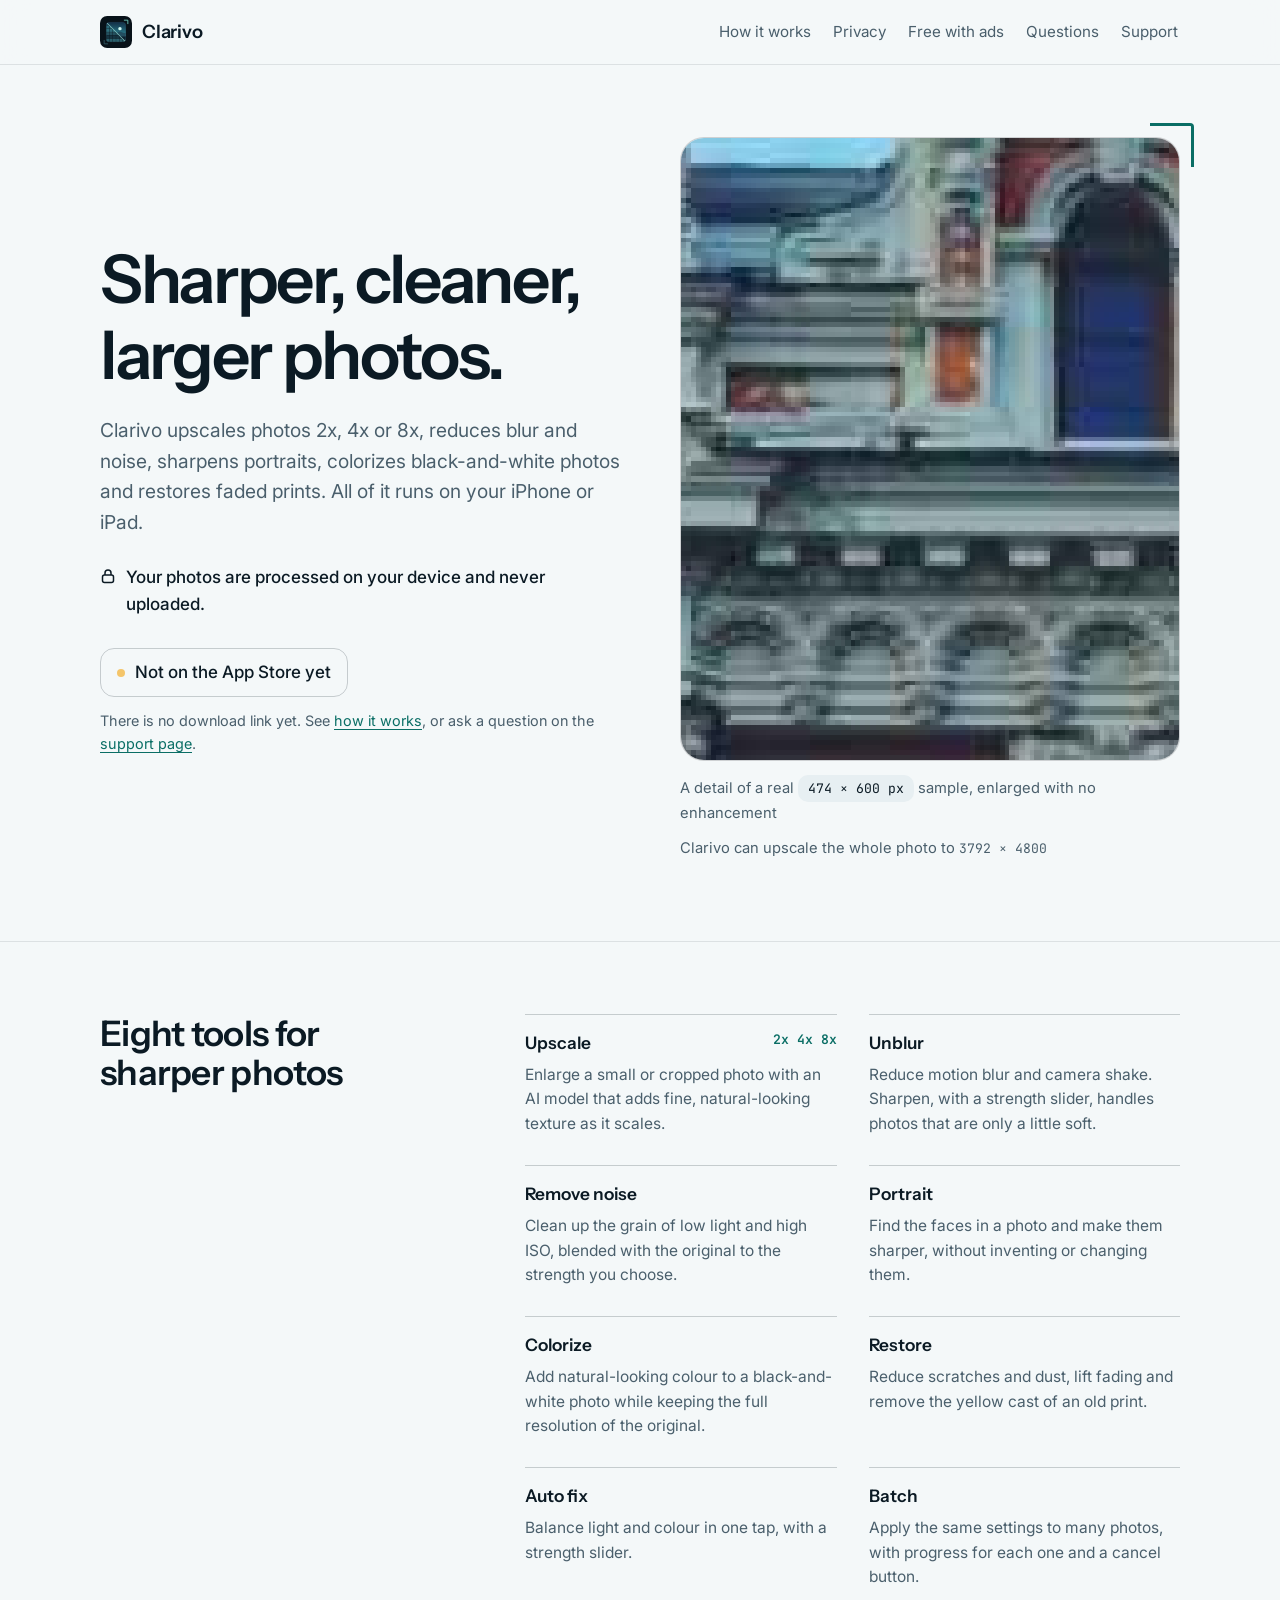
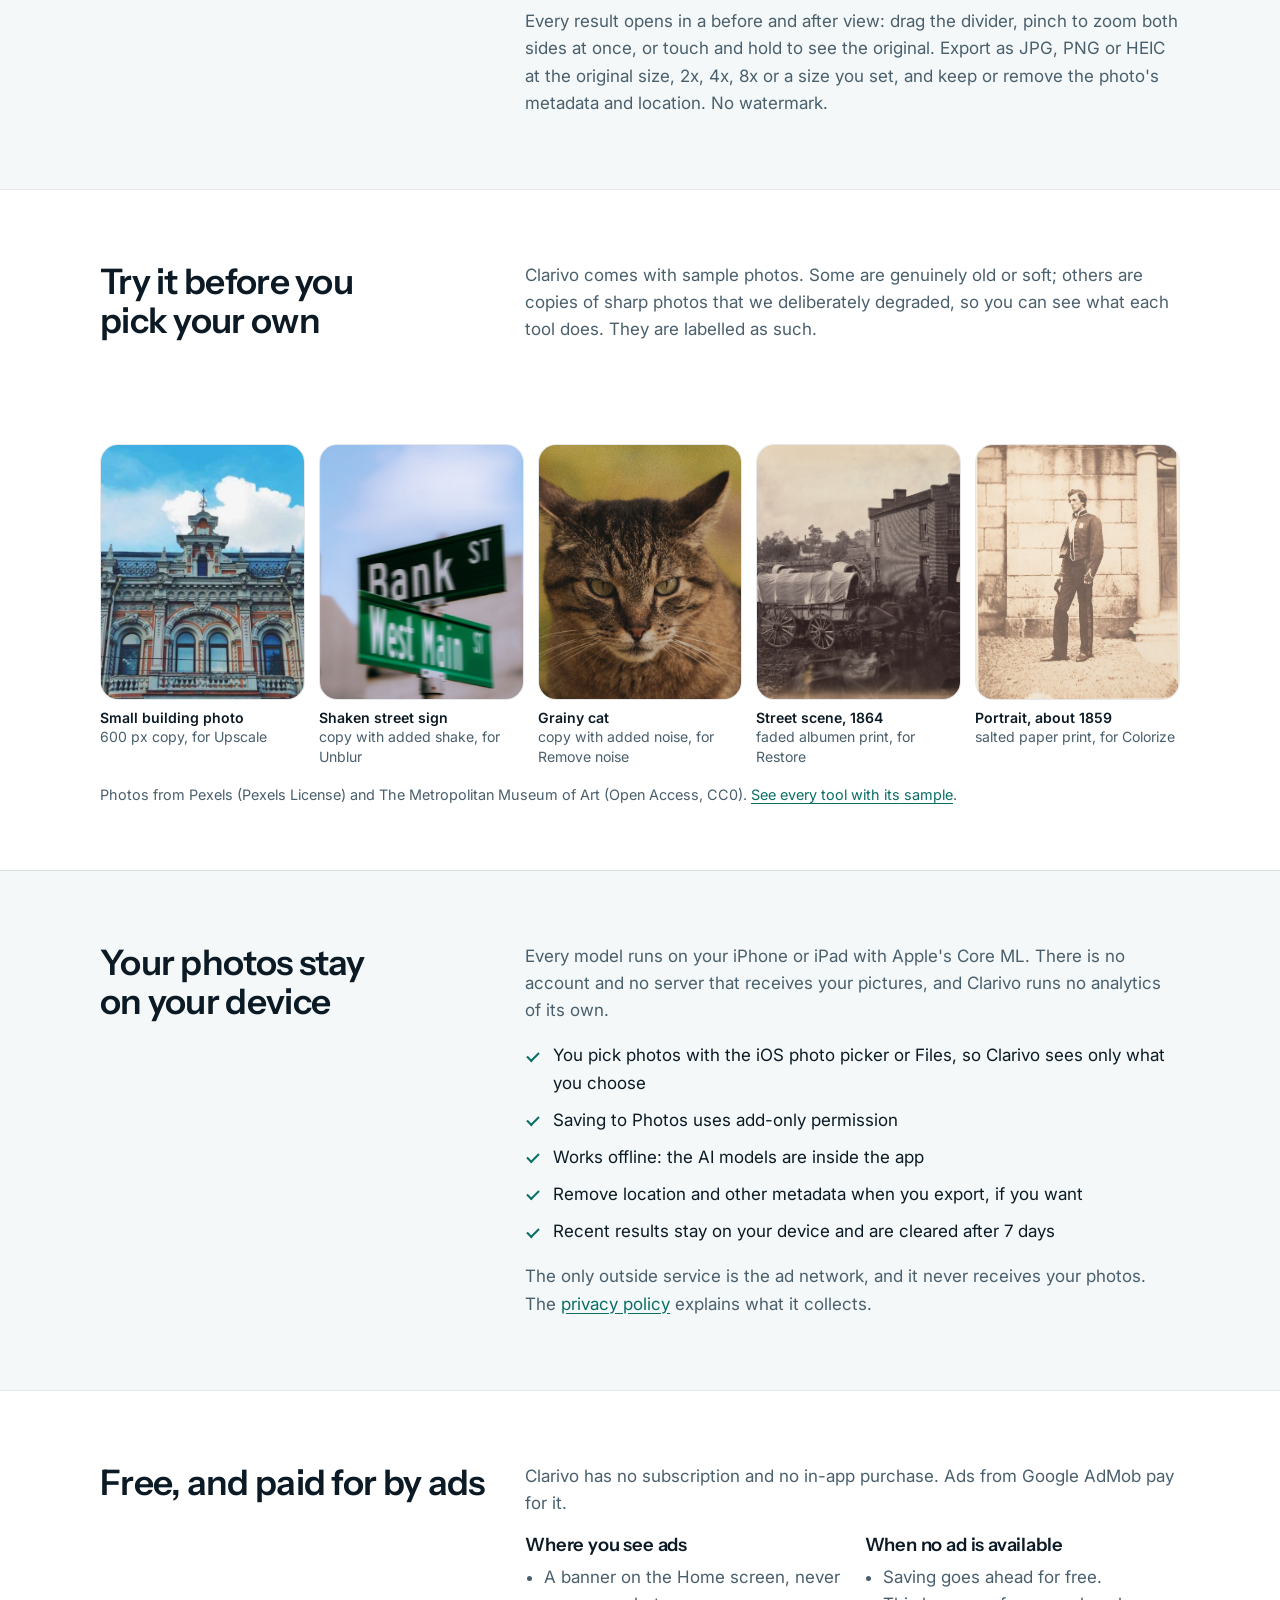
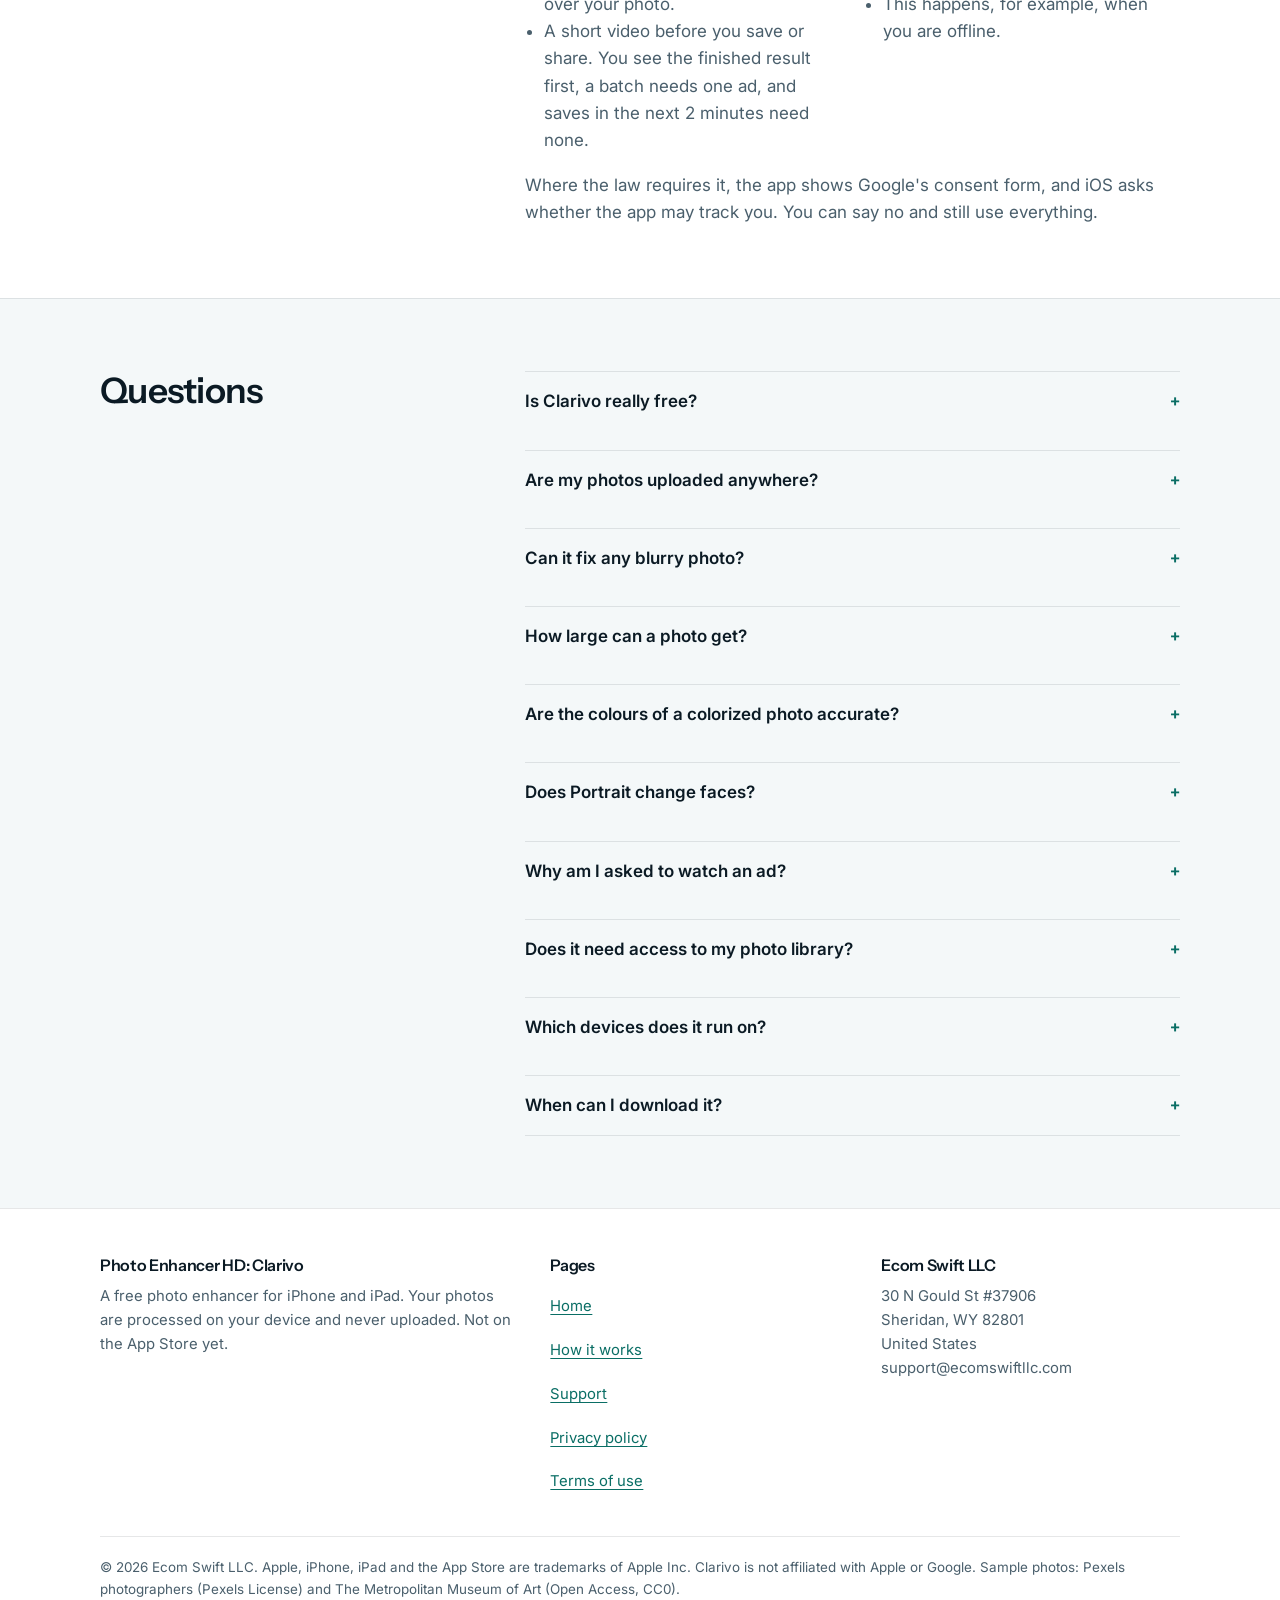
<file: website/clarivo/index.html>
<!doctype html>
<html lang="en">
<head>
<meta charset="utf-8">
<meta name="viewport" content="width=device-width, initial-scale=1, viewport-fit=cover">
<title>Photo Enhancer HD: Clarivo | Sharper, larger photos on iPhone</title>
<meta name="description" content="Free photo enhancer for iPhone and iPad. AI upscale 2x, 4x and 8x, unblur, remove noise, sharpen portraits, colorize black-and-white photos and restore old prints. Your photos are processed on your device and never uploaded.">
<link rel="canonical" href="https://ecomswiftllc.github.io/clarivo/">
<meta name="theme-color" content="#081219">
<link rel="icon" href="assets/favicon.svg" type="image/svg+xml">
<link rel="icon" href="assets/favicon-32.png" type="image/png" sizes="32x32">
<link rel="apple-touch-icon" href="assets/apple-touch-icon.png">
<meta property="og:type" content="website">
<meta property="og:site_name" content="Photo Enhancer HD: Clarivo">
<meta property="og:title" content="Photo Enhancer HD: Clarivo | Sharper, larger photos on iPhone">
<meta property="og:description" content="Free photo enhancer for iPhone and iPad. AI upscale 2x, 4x and 8x, unblur, remove noise, sharpen portraits, colorize black-and-white photos and restore old prints. Your photos are processed on your device and never uploaded.">
<meta property="og:url" content="https://ecomswiftllc.github.io/clarivo/">
<meta property="og:image" content="https://ecomswiftllc.github.io/clarivo/assets/og-image.png">
<meta property="og:image:width" content="1200">
<meta property="og:image:height" content="630">
<meta property="og:image:alt" content="The Clarivo app icon and the name Clarivo, Photo Enhancer HD, next to three sample photos">
<meta name="twitter:card" content="summary_large_image">
<meta name="twitter:image" content="https://ecomswiftllc.github.io/clarivo/assets/og-image.png">
<link rel="preconnect" href="https://fonts.googleapis.com"><link rel="preconnect" href="https://fonts.gstatic.com" crossorigin><link rel="stylesheet" href="https://fonts.googleapis.com/css2?family=Instrument+Sans:wght@500;600&family=Inter:wght@400;500;600&family=JetBrains+Mono:wght@500&display=swap">
<link rel="stylesheet" href="assets/site.css">
<script type="application/ld+json">{"@context": "https://schema.org", "@type": "SoftwareApplication", "name": "Photo Enhancer HD: Clarivo", "alternateName": "Clarivo", "url": "https://ecomswiftllc.github.io/clarivo/", "applicationCategory": "PhotographyApplication", "operatingSystem": "iOS 17.0 or later", "description": "A free photo enhancer for iPhone and iPad: AI upscale 2x, 4x and 8x, unblur, noise reduction, portrait sharpening, colorize and old-photo restore, processed on the device.", "image": "https://ecomswiftllc.github.io/clarivo/assets/icon-512.png", "offers": {"@type": "Offer", "price": "0", "priceCurrency": "USD"}, "publisher": {"@type": "Organization", "name": "Ecom Swift LLC"}}</script>
<script type="application/ld+json">{"@context": "https://schema.org", "@type": "FAQPage", "mainEntity": [{"@type": "Question", "name": "Is Clarivo really free?", "acceptedAnswer": {"@type": "Answer", "text": "Yes. There is no subscription, no in-app purchase and no watermark. Ads from Google AdMob pay for the app: a banner on the Home screen, and a short rewarded video before you save or share a result. You always see the finished photo first."}}, {"@type": "Question", "name": "Are my photos uploaded anywhere?", "acceptedAnswer": {"@type": "Answer", "text": "No. Your photos are processed on your device and never uploaded. The AI models are built into the app and run on your iPhone or iPad, so Clarivo also works offline. Your photos are never shared with the ad network."}}, {"@type": "Question", "name": "Can it fix any blurry photo?", "acceptedAnswer": {"@type": "Answer", "text": "It can make most photos look sharper and cleaner. Unblur reduces motion blur and camera shake, and Sharpen helps photos that are only a little soft. Heavy blur can improve, but detail that the camera never captured cannot be brought back, and no app can do that honestly."}}, {"@type": "Question", "name": "How large can a photo get?", "acceptedAnswer": {"@type": "Answer", "text": "Upscale offers 2x, 4x and 8x. The result can be up to 8192 pixels on its long side. If a photo is too big for 8x, Clarivo reduces it first and tells you."}}, {"@type": "Question", "name": "Are the colours of a colorized photo accurate?", "acceptedAnswer": {"@type": "Answer", "text": "They are an estimate. The colorize model adds natural-looking colour, but it cannot know the real colour of a coat or a car in a photo from 1900. Treat it as an interpretation, not a historical record."}}, {"@type": "Question", "name": "Does Portrait change faces?", "acceptedAnswer": {"@type": "Answer", "text": "No. It finds faces and sharpens them with the same upscaling model used for the rest of the photo, then blends them back. It does not generate a new face."}}, {"@type": "Question", "name": "Why am I asked to watch an ad?", "acceptedAnswer": {"@type": "Answer", "text": "Ads pay for the app. Before you save or share, the app offers a short video. A whole batch needs one ad, and saves in the 2 minutes after an ad need no other. If no ad is available, for example offline, the save goes ahead for free."}}, {"@type": "Question", "name": "Does it need access to my photo library?", "acceptedAnswer": {"@type": "Answer", "text": "Not to open photos. You pick photos with the iOS photo picker or from Files, and Clarivo sees only what you choose. To save a result to Photos, it asks for add-only permission, which cannot read your library."}}, {"@type": "Question", "name": "Which devices does it run on?", "acceptedAnswer": {"@type": "Answer", "text": "iPhone and iPad with iOS 17 or iPadOS 17 or later."}}, {"@type": "Question", "name": "When can I download it?", "acceptedAnswer": {"@type": "Answer", "text": "Clarivo is not on the App Store yet, so there is no download link. This page will link to the App Store once the app is available."}}]}</script>
</head>
<body>
<a class="skip" href="#main">Skip to content</a>
<header class="site-header">
  <div class="wrap">
    <a class="brand" href="./"><img src="assets/clarivo-mark.svg" alt="" width="32" height="32">Clarivo</a>
    <nav class="nav" aria-label="Main">
      <a href="how-it-works/">How it works</a>
      <a href="./#private">Privacy</a>
      <a href="./#free">Free with ads</a>
      <a href="./#faq">Questions</a>
      <a href="support/">Support</a>
    </nav>
  </div>
</header>

<main id="main">
  <section class="hero" aria-labelledby="h1">
    <div class="wrap">
      <div>
        <h1 id="h1">Sharper, cleaner, larger photos.</h1>
        <p class="lede">Clarivo upscales photos 2x, 4x or 8x, reduces blur and noise, sharpens portraits, colorizes black-and-white photos and restores faded prints. All of it runs on your iPhone or iPad.</p>
        <p class="privacy-line"><svg width="16" height="16" viewBox="0 0 16 16" aria-hidden="true"><rect x="2.5" y="7" width="11" height="7.5" rx="2" fill="none" stroke="currentColor" stroke-width="1.5"/><path d="M5 7V5a3 3 0 0 1 6 0v2" fill="none" stroke="currentColor" stroke-width="1.5"/></svg><span>Your photos are processed on your device and never uploaded.</span></p>
        <p class="status">Not on the App Store yet</p>
        <p class="small hero-note">There is no download link yet. See <a href="how-it-works/">how it works</a>, or ask a question on the <a href="support/">support page</a>.</p>
      </div>
      <figure class="specimen">
          <div class="frame"><img src="assets/photos/hero-detail-nearest.png" width="640" height="800" alt="Ornate windows of a building facade from a 474 by 600 pixel photo, enlarged about six times without enhancement, so its square pixels and compression blocks show"></div>
          <span class="corner" aria-hidden="true"></span>
          <figcaption><span>A detail of a real <span class="chip readout">474 &times; 600 px</span> sample, enlarged with no enhancement</span><span>Clarivo can upscale the whole photo to <span class="readout">3792 &times; 4800</span></span></figcaption>
        </figure>
    </div>
  </section>

  <section class="section" id="tools" aria-labelledby="h-tools">
    <div class="wrap">
      <h2 id="h-tools">Eight tools for sharper photos</h2>
      <div class="section-body">
        <dl class="tools">
          <div><dt>Upscale <span class=readout>2x 4x 8x</span></dt><dd>Enlarge a small or cropped photo with an AI model that adds fine, natural-looking texture as it scales.</dd></div>
          <div><dt>Unblur</dt><dd>Reduce motion blur and camera shake. Sharpen, with a strength slider, handles photos that are only a little soft.</dd></div>
          <div><dt>Remove noise</dt><dd>Clean up the grain of low light and high ISO, blended with the original to the strength you choose.</dd></div>
          <div><dt>Portrait</dt><dd>Find the faces in a photo and make them sharper, without inventing or changing them.</dd></div>
          <div><dt>Colorize</dt><dd>Add natural-looking colour to a black-and-white photo while keeping the full resolution of the original.</dd></div>
          <div><dt>Restore</dt><dd>Reduce scratches and dust, lift fading and remove the yellow cast of an old print.</dd></div>
          <div><dt>Auto fix</dt><dd>Balance light and colour in one tap, with a strength slider.</dd></div>
          <div><dt>Batch</dt><dd>Apply the same settings to many photos, with progress for each one and a cancel button.</dd></div>
        </dl>
        <p>Every result opens in a before and after view: drag the divider, pinch to zoom both sides at once, or touch and hold to see the original. Export as JPG, PNG or HEIC at the original size, 2x, 4x, 8x or a size you set, and keep or remove the photo's metadata and location. No watermark.</p>
      </div>
    </div>
  </section>

  <section class="section band" aria-labelledby="h-samples">
    <div class="wrap">
      <h2 id="h-samples">Try it before you pick your own</h2>
      <div class="section-body">
        <p>Clarivo comes with sample photos. Some are genuinely old or soft; others are copies of sharp photos that we deliberately degraded, so you can see what each tool does. They are labelled as such.</p>
      </div>
    </div>
    <div class="wrap" style="padding-block: 0 64px; display: block;">
      <ul class="samples">
        <li><figure><img src="assets/photos/historic-building-lowres.jpg" alt="Small building photo: 600 px copy, for Upscale" decoding="async"><figcaption><strong>Small building photo</strong>600 px copy, for Upscale</figcaption></figure></li>
        <li><figure><img src="assets/photos/street-sign-motion-blur.jpg" alt="Shaken street sign: copy with added shake, for Unblur" decoding="async"><figcaption><strong>Shaken street sign</strong>copy with added shake, for Unblur</figcaption></figure></li>
        <li><figure><img src="assets/photos/tabby-cat-noisy.jpg" alt="Grainy cat: copy with added noise, for Remove noise" decoding="async"><figcaption><strong>Grainy cat</strong>copy with added noise, for Remove noise</figcaption></figure></li>
        <li><figure><img src="assets/photos/old-street-1864.jpg" alt="Street scene, 1864: faded albumen print, for Restore" decoding="async"><figcaption><strong>Street scene, 1864</strong>faded albumen print, for Restore</figcaption></figure></li>
        <li><figure><img src="assets/photos/old-portrait-1859.jpg" alt="Portrait, about 1859: salted paper print, for Colorize" decoding="async"><figcaption><strong>Portrait, about 1859</strong>salted paper print, for Colorize</figcaption></figure></li>
      </ul>
      <p class="small" style="margin-top:16px">Photos from Pexels (Pexels License) and The Metropolitan Museum of Art (Open Access, CC0). <a href="how-it-works/">See every tool with its sample</a>.</p>
    </div>
  </section>

  <section class="section" id="private" aria-labelledby="h-private">
    <div class="wrap">
      <h2 id="h-private">Your photos stay on your device</h2>
      <div class="section-body">
        <p>Every model runs on your iPhone or iPad with Apple's Core ML. There is no account and no server that receives your pictures, and Clarivo runs no analytics of its own.</p>
        <ul class="checks">
          <li>You pick photos with the iOS photo picker or Files, so Clarivo sees only what you choose</li>
          <li>Saving to Photos uses add-only permission</li>
          <li>Works offline: the AI models are inside the app</li>
          <li>Remove location and other metadata when you export, if you want</li>
          <li>Recent results stay on your device and are cleared after 7 days</li>
        </ul>
        <p>The only outside service is the ad network, and it never receives your photos. The <a href="privacy/">privacy policy</a> explains what it collects.</p>
      </div>
    </div>
  </section>

  <section class="section band" id="free" aria-labelledby="h-free">
    <div class="wrap">
      <h2 id="h-free">Free, and paid for by ads</h2>
      <div class="section-body">
        <p>Clarivo has no subscription and no in-app purchase. Ads from Google AdMob pay for it.</p>
        <div class="split">
          <div>
            <h3>Where you see ads</h3>
            <ul>
              <li>A banner on the Home screen, never over your photo.</li>
              <li>A short video before you save or share. You see the finished result first, a batch needs one ad, and saves in the next 2 minutes need none.</li>
            </ul>
          </div>
          <div>
            <h3>When no ad is available</h3>
            <ul>
              <li>Saving goes ahead for free.</li>
              <li>This happens, for example, when you are offline.</li>
            </ul>
          </div>
        </div>
        <p>Where the law requires it, the app shows Google's consent form, and iOS asks whether the app may track you. You can say no and still use everything.</p>
      </div>
    </div>
  </section>

  <section class="section" id="faq" aria-labelledby="h-faq">
    <div class="wrap">
      <h2 id="h-faq">Questions</h2>
      <div class="section-body">
        <details><summary>Is Clarivo really free?</summary><div class="answer"><p>Yes. There is no subscription, no in-app purchase and no watermark. Ads from Google AdMob pay for the app: a banner on the Home screen, and a short rewarded video before you save or share a result. You always see the finished photo first.</p></div></details>
        <details><summary>Are my photos uploaded anywhere?</summary><div class="answer"><p>No. Your photos are processed on your device and never uploaded. The AI models are built into the app and run on your iPhone or iPad, so Clarivo also works offline. Your photos are never shared with the ad network.</p></div></details>
        <details><summary>Can it fix any blurry photo?</summary><div class="answer"><p>It can make most photos look sharper and cleaner. Unblur reduces motion blur and camera shake, and Sharpen helps photos that are only a little soft. Heavy blur can improve, but detail that the camera never captured cannot be brought back, and no app can do that honestly.</p></div></details>
        <details><summary>How large can a photo get?</summary><div class="answer"><p>Upscale offers 2x, 4x and 8x. The result can be up to 8192 pixels on its long side. If a photo is too big for 8x, Clarivo reduces it first and tells you.</p></div></details>
        <details><summary>Are the colours of a colorized photo accurate?</summary><div class="answer"><p>They are an estimate. The colorize model adds natural-looking colour, but it cannot know the real colour of a coat or a car in a photo from 1900. Treat it as an interpretation, not a historical record.</p></div></details>
        <details><summary>Does Portrait change faces?</summary><div class="answer"><p>No. It finds faces and sharpens them with the same upscaling model used for the rest of the photo, then blends them back. It does not generate a new face.</p></div></details>
        <details><summary>Why am I asked to watch an ad?</summary><div class="answer"><p>Ads pay for the app. Before you save or share, the app offers a short video. A whole batch needs one ad, and saves in the 2 minutes after an ad need no other. If no ad is available, for example offline, the save goes ahead for free.</p></div></details>
        <details><summary>Does it need access to my photo library?</summary><div class="answer"><p>Not to open photos. You pick photos with the iOS photo picker or from Files, and Clarivo sees only what you choose. To save a result to Photos, it asks for add-only permission, which cannot read your library.</p></div></details>
        <details><summary>Which devices does it run on?</summary><div class="answer"><p>iPhone and iPad with iOS 17 or iPadOS 17 or later.</p></div></details>
        <details><summary>When can I download it?</summary><div class="answer"><p>Clarivo is not on the App Store yet, so there is no download link. This page will link to the App Store once the app is available.</p></div></details>
      </div>
    </div>
  </section>
</main>
<footer class="site-footer">
  <div class="wrap">
    <div>
      <h2>Photo Enhancer HD: Clarivo</h2>
      <p>A free photo enhancer for iPhone and iPad. Your photos are processed on your device and never uploaded. Not on the App Store yet.</p>
    </div>
    <nav aria-label="Footer">
      <h2>Pages</h2>
      <ul>
        <li><a href="./">Home</a></li>
        <li><a href="how-it-works/">How it works</a></li>
        <li><a href="support/">Support</a></li>
        <li><a href="privacy/">Privacy policy</a></li>
        <li><a href="terms/">Terms of use</a></li>
      </ul>
    </nav>
    <div>
      <h2>Ecom Swift LLC</h2>
      <p>30 N Gould St #37906<br>Sheridan, WY 82801<br>United States</p>
      <p class="email">support@ecomswiftllc.com</p>
    </div>
    <p class="legalline">&copy; 2026 Ecom Swift LLC. Apple, iPhone, iPad and the App Store are trademarks of Apple Inc. Clarivo is not affiliated with Apple or Google. Sample photos: Pexels photographers (Pexels License) and The Metropolitan Museum of Art (Open Access, CC0).</p>
  </div>
</footer>
<script>
document.querySelectorAll('.compare input[type=range]').forEach(function (r) {
  var box = r.closest('.compare');
  function set() { box.style.setProperty('--pos', r.value + '%'); }
  r.addEventListener('input', set); set();
});
</script>
</body>
</html>
</file>
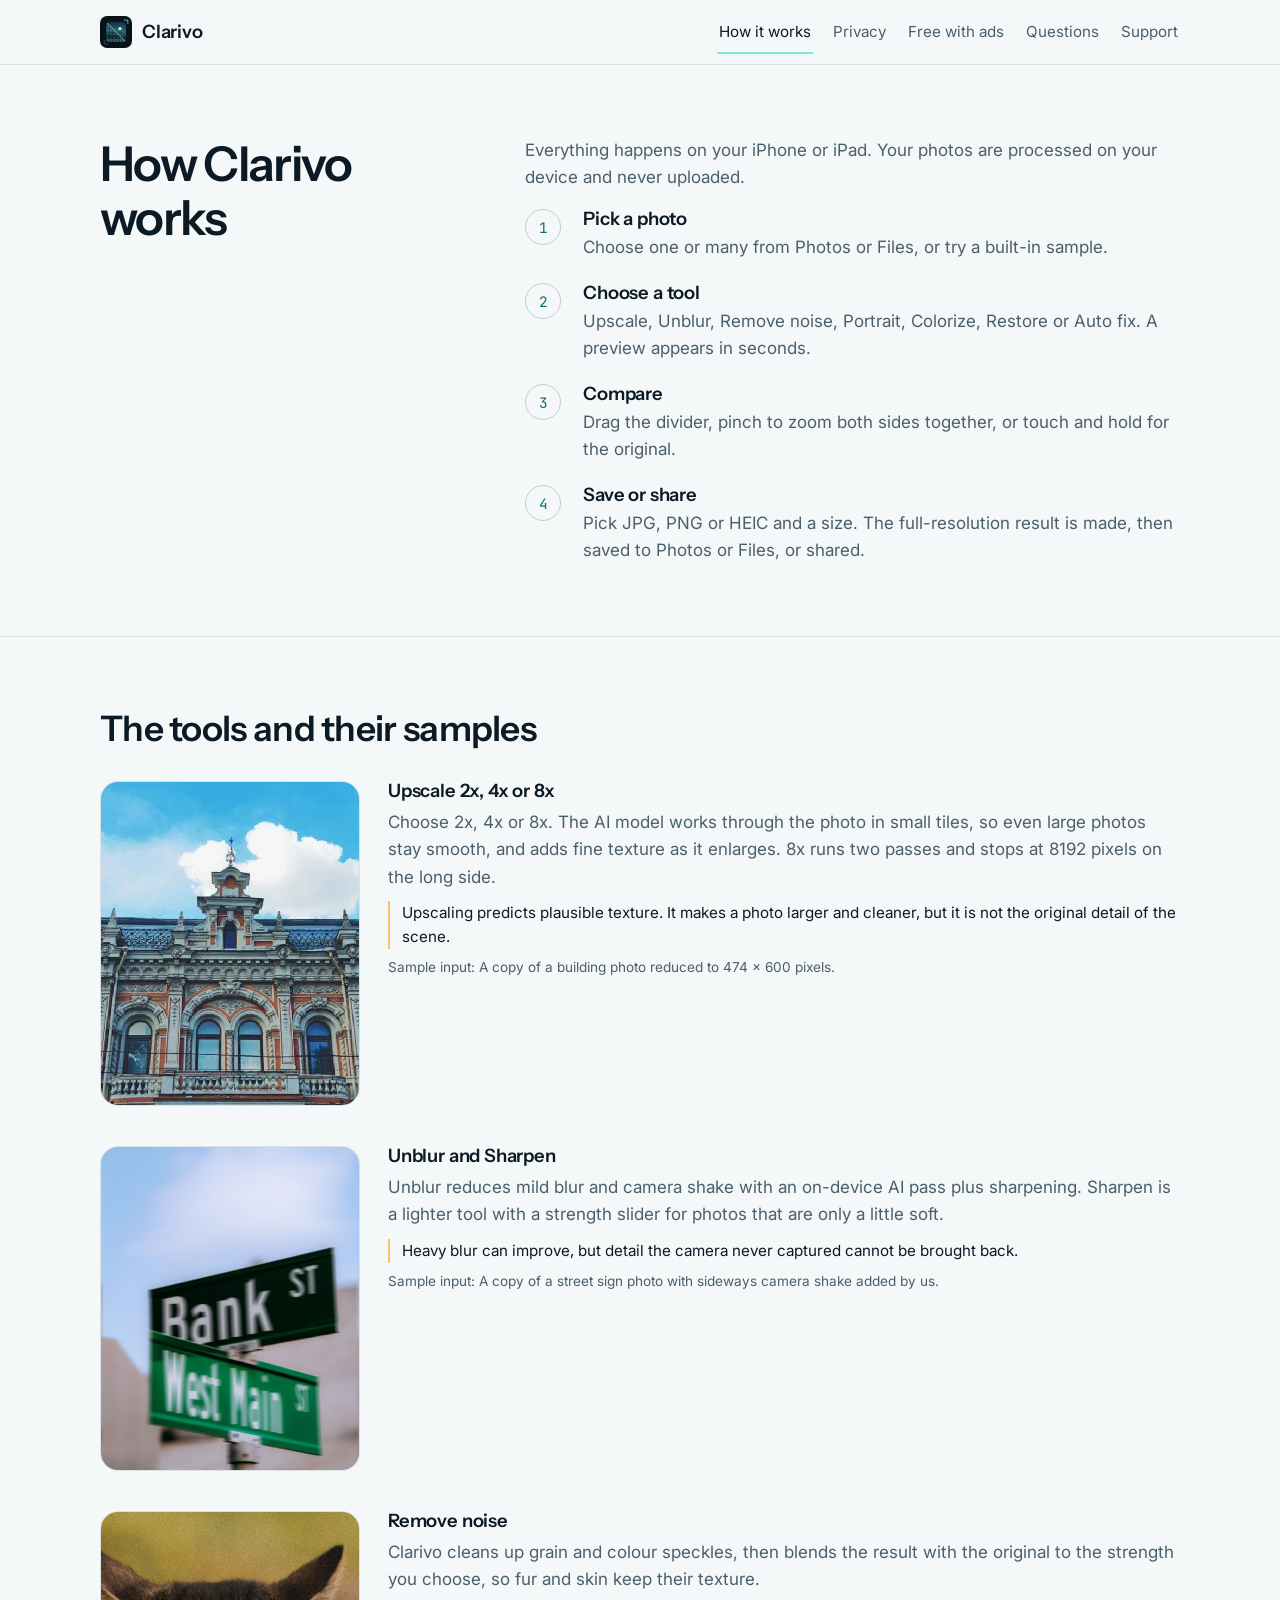
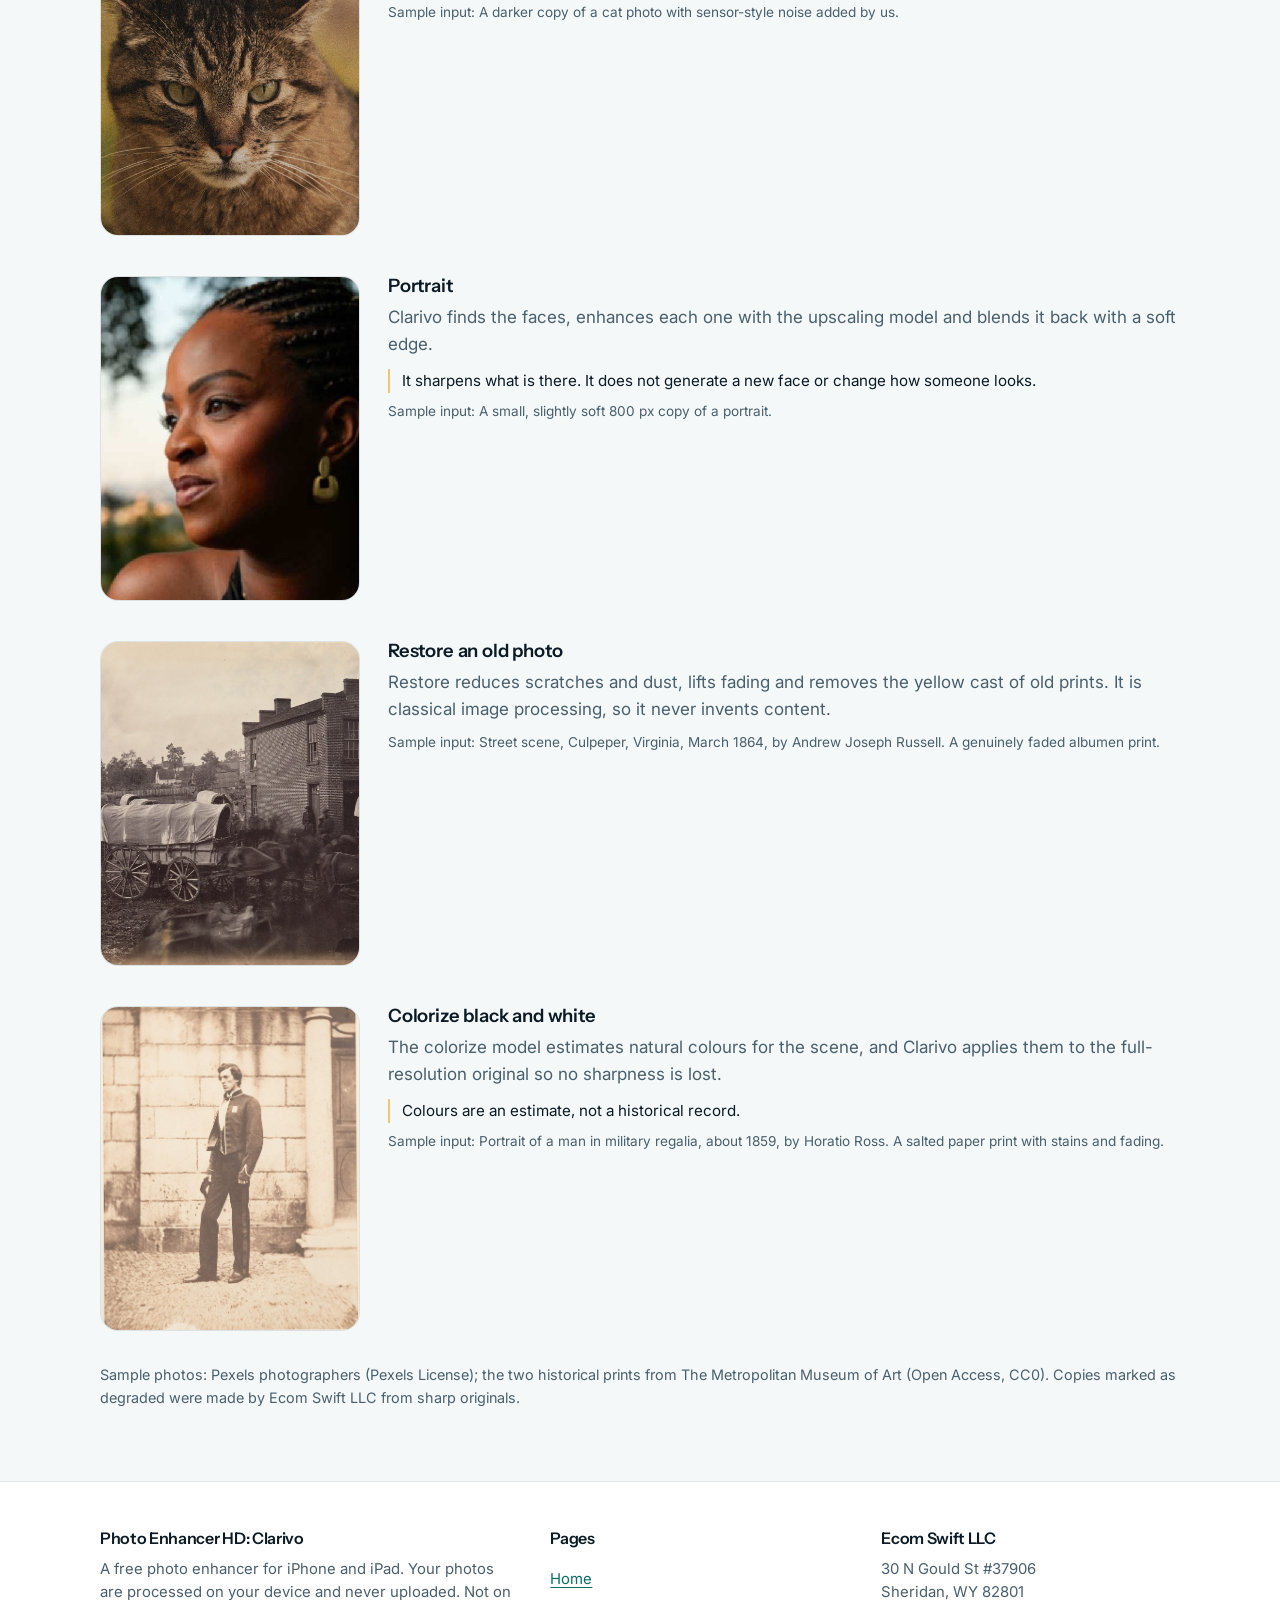
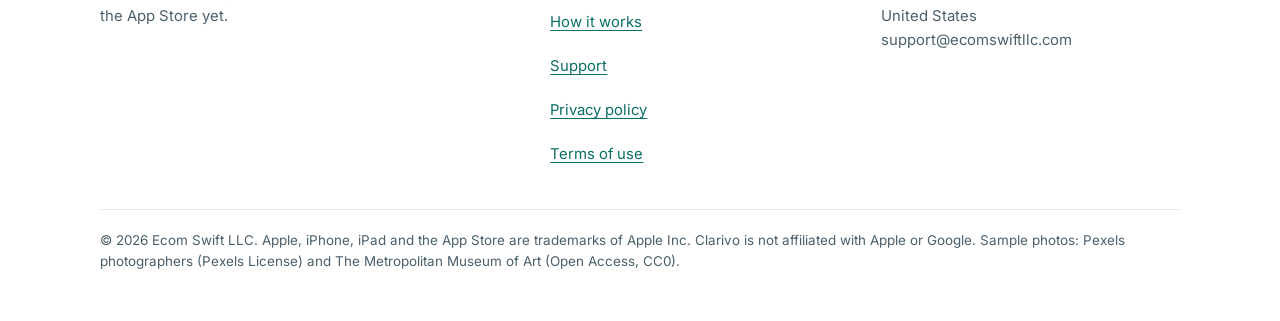
<file: website/clarivo/how-it-works/index.html>
<!doctype html>
<html lang="en">
<head>
<meta charset="utf-8">
<meta name="viewport" content="width=device-width, initial-scale=1, viewport-fit=cover">
<title>How it works | Photo Enhancer HD: Clarivo</title>
<meta name="description" content="How Clarivo enhances photos on your iPhone or iPad: upscale, unblur, remove noise, portrait, restore and colorize, with the real sample photos and the honest limits of each tool.">
<link rel="canonical" href="https://ecomswiftllc.github.io/clarivo/how-it-works/">
<meta name="theme-color" content="#081219">
<link rel="icon" href="../assets/favicon.svg" type="image/svg+xml">
<link rel="icon" href="../assets/favicon-32.png" type="image/png" sizes="32x32">
<link rel="apple-touch-icon" href="../assets/apple-touch-icon.png">
<meta property="og:type" content="website">
<meta property="og:site_name" content="Photo Enhancer HD: Clarivo">
<meta property="og:title" content="How it works | Photo Enhancer HD: Clarivo">
<meta property="og:description" content="How Clarivo enhances photos on your iPhone or iPad: upscale, unblur, remove noise, portrait, restore and colorize, with the real sample photos and the honest limits of each tool.">
<meta property="og:url" content="https://ecomswiftllc.github.io/clarivo/how-it-works/">
<meta property="og:image" content="https://ecomswiftllc.github.io/clarivo/assets/og-image.png">
<meta property="og:image:width" content="1200">
<meta property="og:image:height" content="630">
<meta property="og:image:alt" content="The Clarivo app icon and the name Clarivo, Photo Enhancer HD, next to three sample photos">
<meta name="twitter:card" content="summary_large_image">
<meta name="twitter:image" content="https://ecomswiftllc.github.io/clarivo/assets/og-image.png">
<link rel="preconnect" href="https://fonts.googleapis.com"><link rel="preconnect" href="https://fonts.gstatic.com" crossorigin><link rel="stylesheet" href="https://fonts.googleapis.com/css2?family=Instrument+Sans:wght@500;600&family=Inter:wght@400;500;600&family=JetBrains+Mono:wght@500&display=swap">
<link rel="stylesheet" href="../assets/site.css">
</head>
<body>
<a class="skip" href="#main">Skip to content</a>
<header class="site-header">
  <div class="wrap">
    <a class="brand" href="../"><img src="../assets/clarivo-mark.svg" alt="" width="32" height="32">Clarivo</a>
    <nav class="nav" aria-label="Main">
      <a href="../how-it-works/" aria-current="page">How it works</a>
      <a href="../#private">Privacy</a>
      <a href="../#free">Free with ads</a>
      <a href="../#faq">Questions</a>
      <a href="../support/">Support</a>
    </nav>
  </div>
</header>

<main id="main">
  <section class="section" style="border-top:0" aria-labelledby="h1">
    <div class="wrap">
      <h1 id="h1" style="font-size:clamp(2rem,4.6vw,3rem)">How Clarivo works</h1>
      <div class="section-body">
        <p>Everything happens on your iPhone or iPad. Your photos are processed on your device and never uploaded.</p>
        <ol class="steps">
          <li><div><h3>Pick a photo</h3><p>Choose one or many from Photos or Files, or try a built-in sample.</p></div></li>
          <li><div><h3>Choose a tool</h3><p>Upscale, Unblur, Remove noise, Portrait, Colorize, Restore or Auto fix. A preview appears in seconds.</p></div></li>
          <li><div><h3>Compare</h3><p>Drag the divider, pinch to zoom both sides together, or touch and hold for the original.</p></div></li>
          <li><div><h3>Save or share</h3><p>Pick JPG, PNG or HEIC and a size. The full-resolution result is made, then saved to Photos or Files, or shared.</p></div></li>
        </ol>
      </div>
    </div>
  </section>


  <section class="section" aria-labelledby="h-tools">
    <div class="wrap" style="display:block">
      <h2 id="h-tools" style="margin-bottom:32px">The tools and their samples</h2>
      <div class="tool-rows">
        <div class="tool-row">
          <img class="pix" src="../assets/photos/historic-building-lowres.jpg" alt="Sample input for Upscale 2x, 4x or 8x: A copy of a building photo reduced to 474 x 600 pixels." loading="lazy" decoding="async">
          <div>
            <h3>Upscale 2x, 4x or 8x</h3>
            <p>Choose 2x, 4x or 8x. The AI model works through the photo in small tiles, so even large photos stay smooth, and adds fine texture as it enlarges. 8x runs two passes and stops at 8192 pixels on the long side.</p>
            <p class="limit">Upscaling predicts plausible texture. It makes a photo larger and cleaner, but it is not the original detail of the scene.</p>
            <p class="source">Sample input: A copy of a building photo reduced to 474 &times; 600 pixels.</p>
          </div>
        </div>
        <div class="tool-row">
          <img class="" src="../assets/photos/street-sign-motion-blur.jpg" alt="Sample input for Unblur and Sharpen: A copy of a street sign photo with sideways camera shake added by us." loading="lazy" decoding="async">
          <div>
            <h3>Unblur and Sharpen</h3>
            <p>Unblur reduces mild blur and camera shake with an on-device AI pass plus sharpening. Sharpen is a lighter tool with a strength slider for photos that are only a little soft.</p>
            <p class="limit">Heavy blur can improve, but detail the camera never captured cannot be brought back.</p>
            <p class="source">Sample input: A copy of a street sign photo with sideways camera shake added by us.</p>
          </div>
        </div>
        <div class="tool-row">
          <img class="" src="../assets/photos/tabby-cat-noisy.jpg" alt="Sample input for Remove noise: A darker copy of a cat photo with sensor-style noise added by us." loading="lazy" decoding="async">
          <div>
            <h3>Remove noise</h3>
            <p>Clarivo cleans up grain and colour speckles, then blends the result with the original to the strength you choose, so fur and skin keep their texture.</p>
            
            <p class="source">Sample input: A darker copy of a cat photo with sensor-style noise added by us.</p>
          </div>
        </div>
        <div class="tool-row">
          <img class="pix" src="../assets/photos/portrait-woman-lowres.jpg" alt="Sample input for Portrait: A small, slightly soft 800 px copy of a portrait." loading="lazy" decoding="async">
          <div>
            <h3>Portrait</h3>
            <p>Clarivo finds the faces, enhances each one with the upscaling model and blends it back with a soft edge.</p>
            <p class="limit">It sharpens what is there. It does not generate a new face or change how someone looks.</p>
            <p class="source">Sample input: A small, slightly soft 800 px copy of a portrait.</p>
          </div>
        </div>
        <div class="tool-row">
          <img class="" src="../assets/photos/old-street-1864.jpg" alt="Sample input for Restore an old photo: Street scene, Culpeper, Virginia, March 1864, by Andrew Joseph Russell. A genuinely faded albumen print." loading="lazy" decoding="async">
          <div>
            <h3>Restore an old photo</h3>
            <p>Restore reduces scratches and dust, lifts fading and removes the yellow cast of old prints. It is classical image processing, so it never invents content.</p>
            
            <p class="source">Sample input: Street scene, Culpeper, Virginia, March 1864, by Andrew Joseph Russell. A genuinely faded albumen print.</p>
          </div>
        </div>
        <div class="tool-row">
          <img class="" src="../assets/photos/old-portrait-1859.jpg" alt="Sample input for Colorize black and white: Portrait of a man in military regalia, about 1859, by Horatio Ross. A salted paper print with stains and fading." loading="lazy" decoding="async">
          <div>
            <h3>Colorize black and white</h3>
            <p>The colorize model estimates natural colours for the scene, and Clarivo applies them to the full-resolution original so no sharpness is lost.</p>
            <p class="limit">Colours are an estimate, not a historical record.</p>
            <p class="source">Sample input: Portrait of a man in military regalia, about 1859, by Horatio Ross. A salted paper print with stains and fading.</p>
          </div>
        </div>
      </div>
      <p class="small" style="margin-top:32px">Sample photos: Pexels photographers (Pexels License); the two historical prints from The Metropolitan Museum of Art (Open Access, CC0). Copies marked as degraded were made by Ecom Swift LLC from sharp originals.</p>
    </div>
  </section>
</main>
<footer class="site-footer">
  <div class="wrap">
    <div>
      <h2>Photo Enhancer HD: Clarivo</h2>
      <p>A free photo enhancer for iPhone and iPad. Your photos are processed on your device and never uploaded. Not on the App Store yet.</p>
    </div>
    <nav aria-label="Footer">
      <h2>Pages</h2>
      <ul>
        <li><a href="../">Home</a></li>
        <li><a href="../how-it-works/">How it works</a></li>
        <li><a href="../support/">Support</a></li>
        <li><a href="../privacy/">Privacy policy</a></li>
        <li><a href="../terms/">Terms of use</a></li>
      </ul>
    </nav>
    <div>
      <h2>Ecom Swift LLC</h2>
      <p>30 N Gould St #37906<br>Sheridan, WY 82801<br>United States</p>
      <p class="email">support@ecomswiftllc.com</p>
    </div>
    <p class="legalline">&copy; 2026 Ecom Swift LLC. Apple, iPhone, iPad and the App Store are trademarks of Apple Inc. Clarivo is not affiliated with Apple or Google. Sample photos: Pexels photographers (Pexels License) and The Metropolitan Museum of Art (Open Access, CC0).</p>
  </div>
</footer>
<script>
document.querySelectorAll('.compare input[type=range]').forEach(function (r) {
  var box = r.closest('.compare');
  function set() { box.style.setProperty('--pos', r.value + '%'); }
  r.addEventListener('input', set); set();
});
</script>
</body>
</html>
</file>
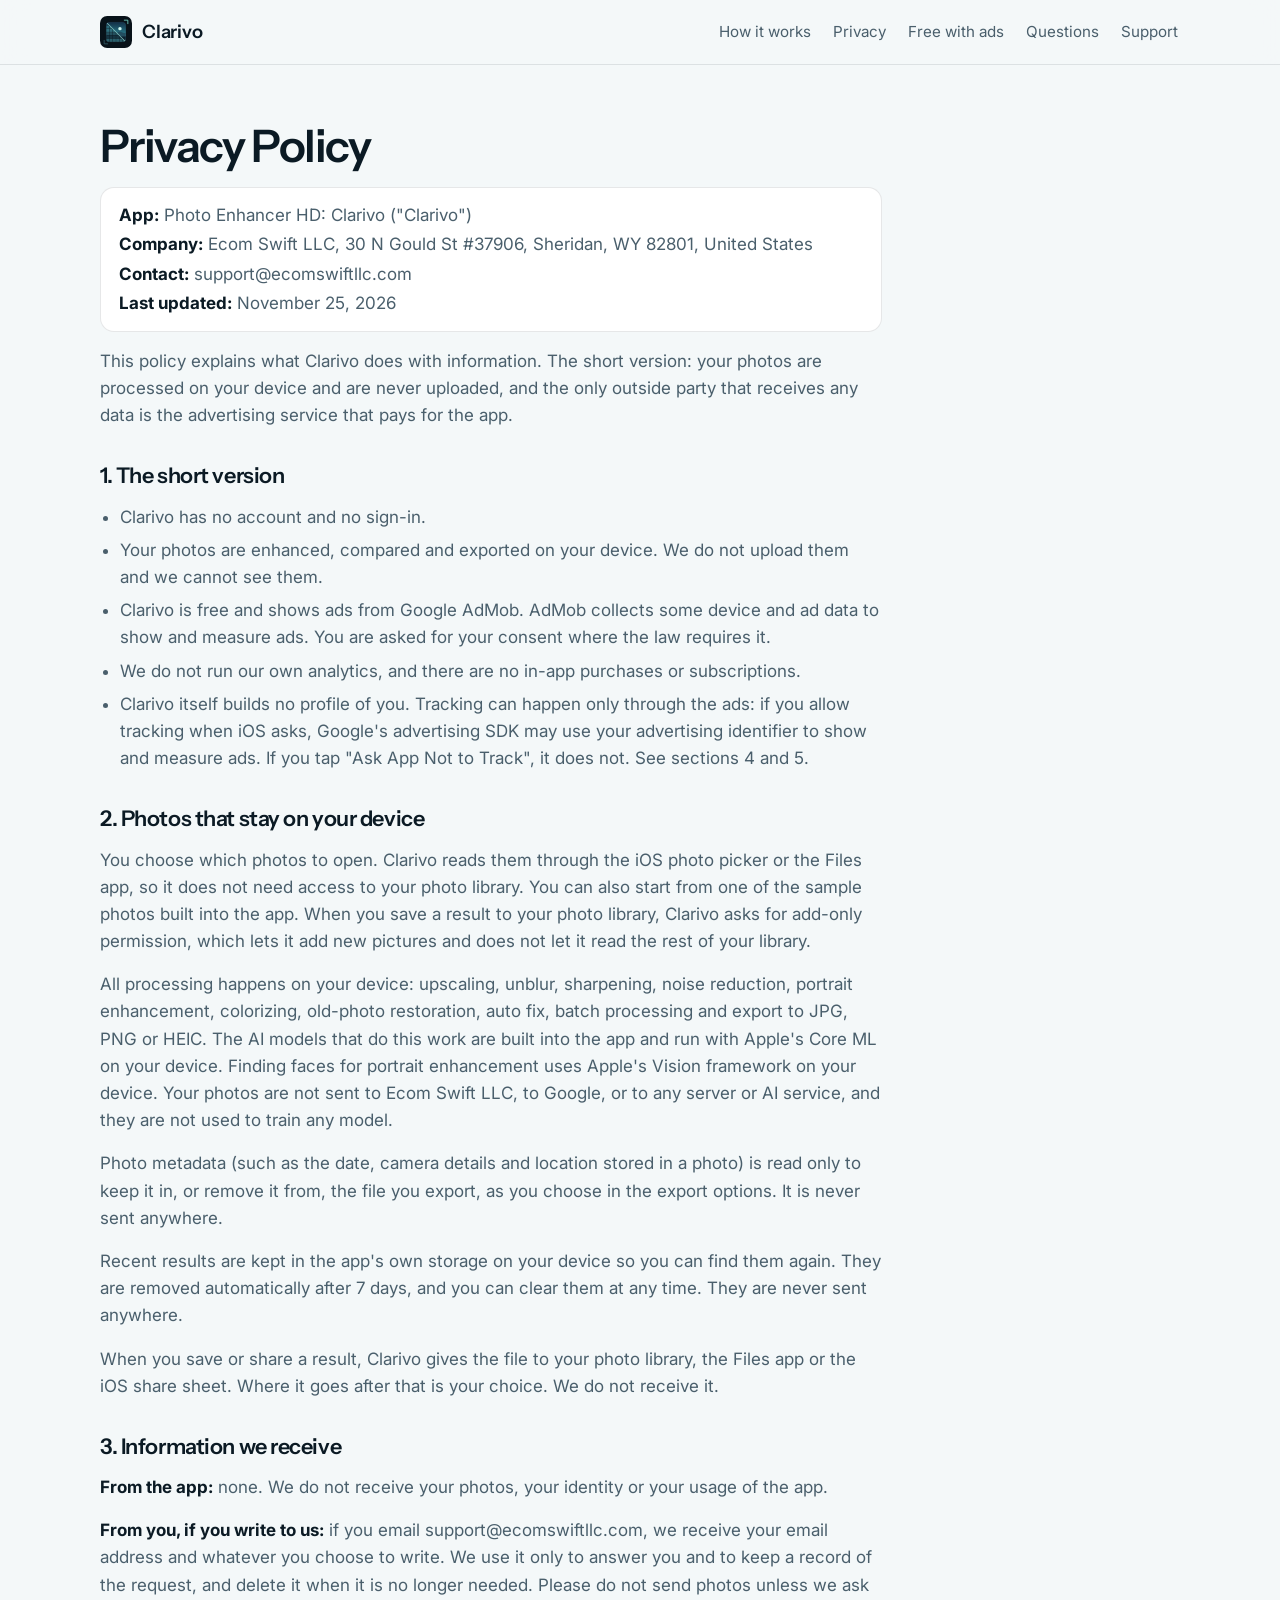
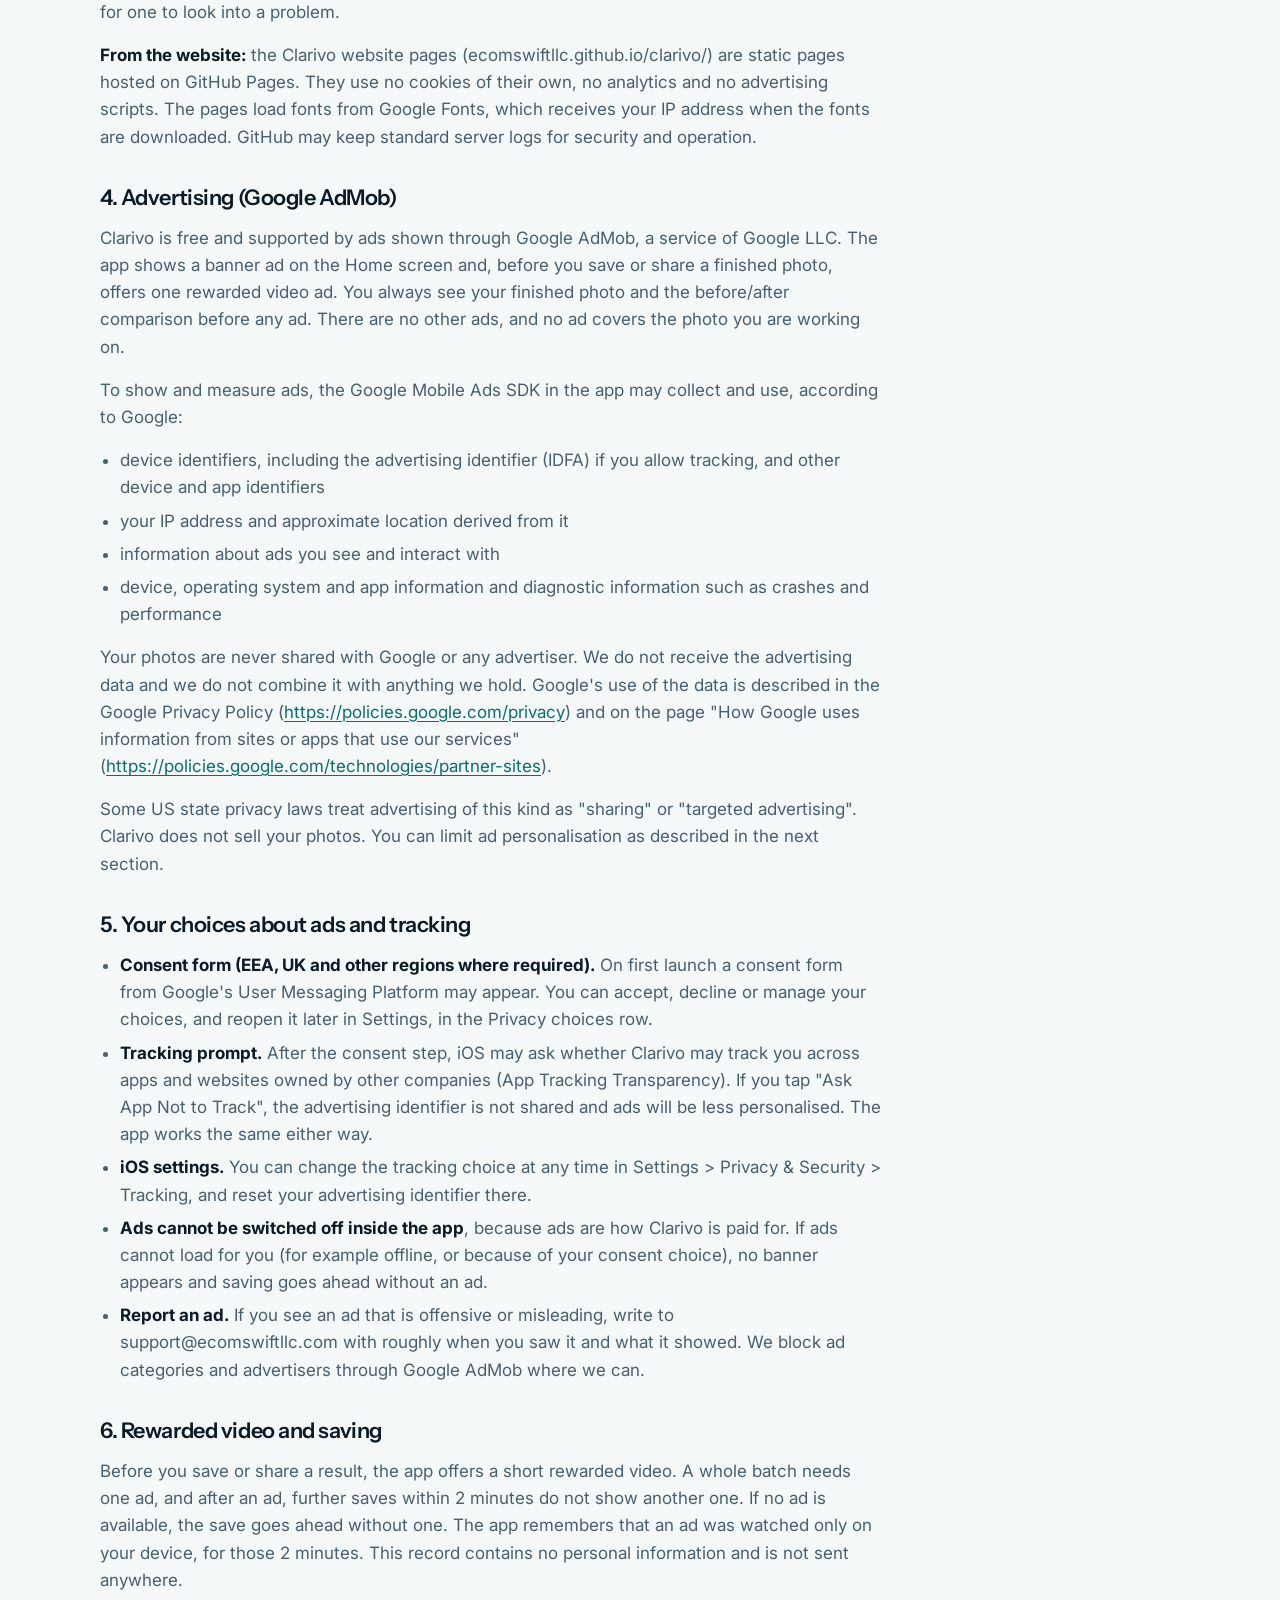
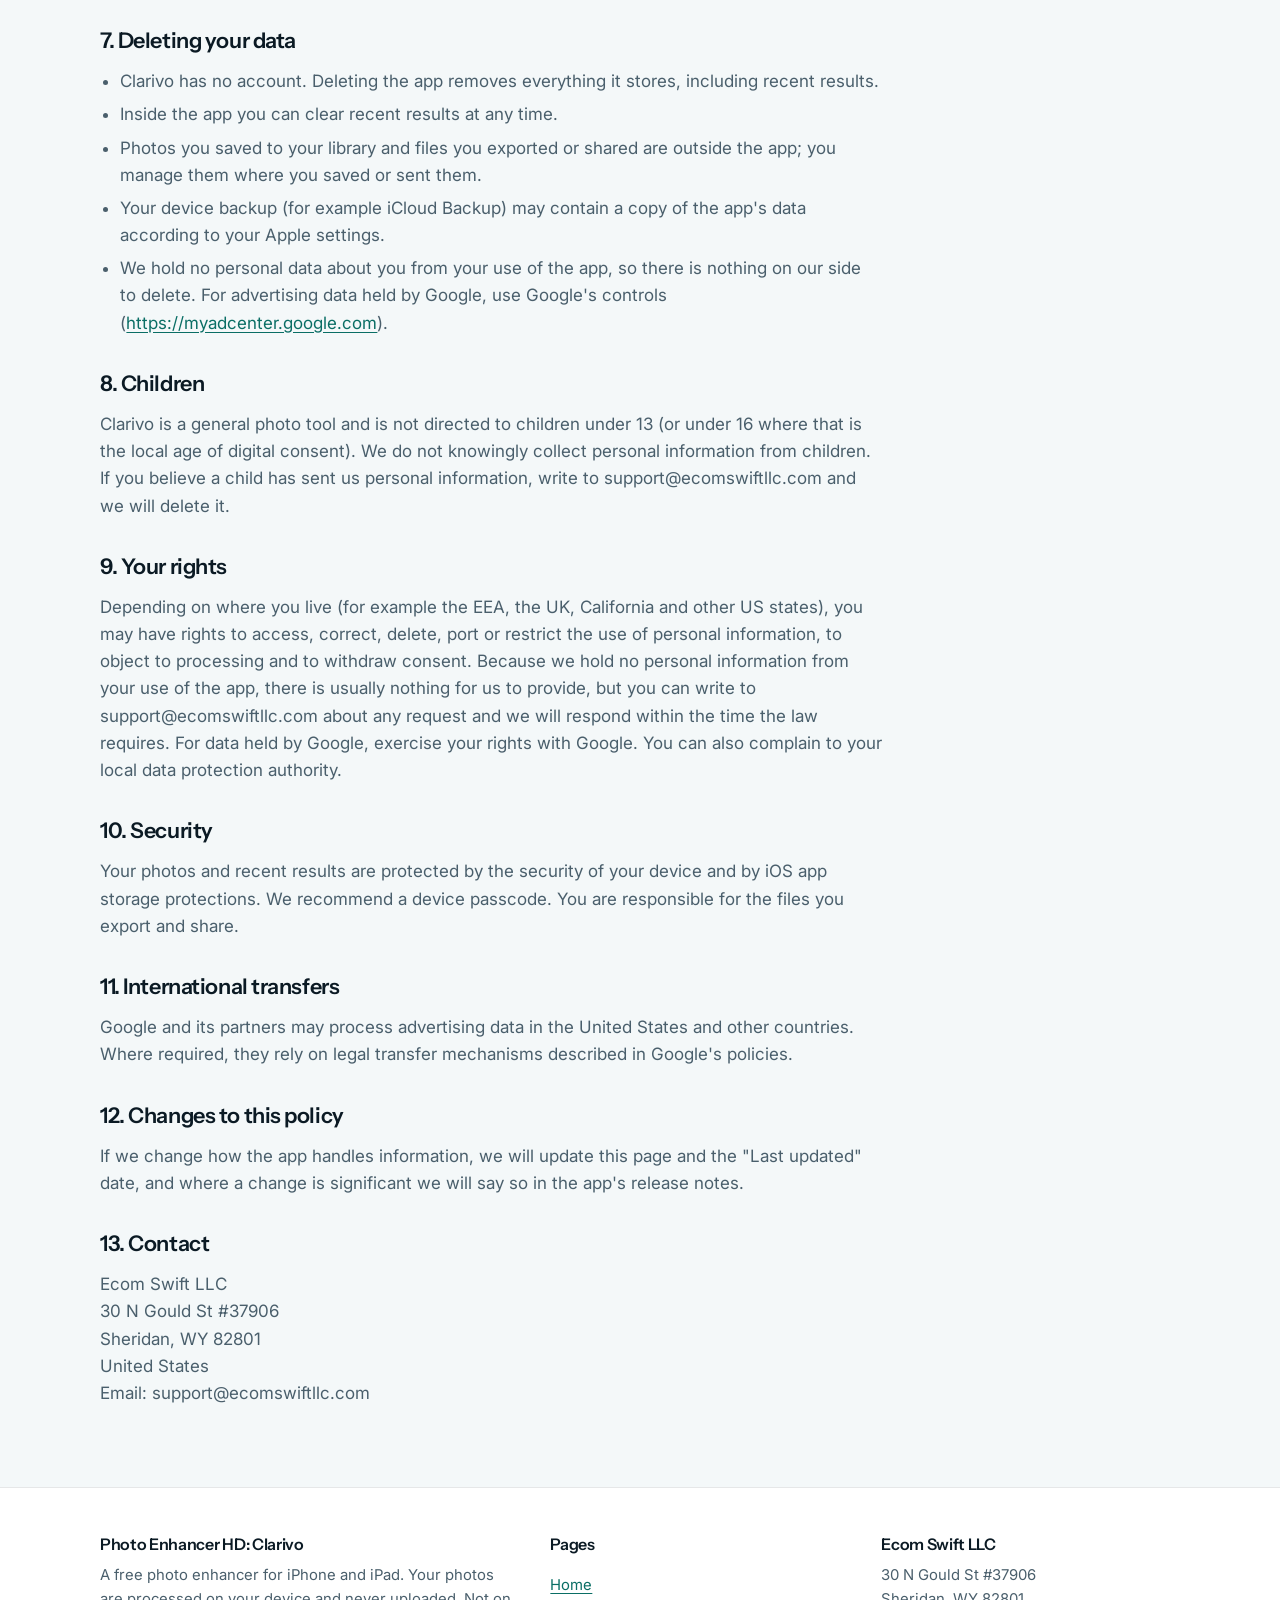
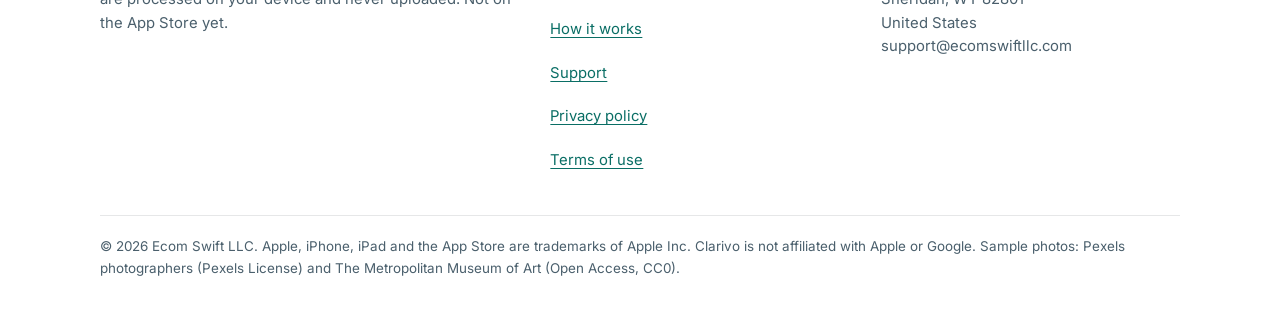
<file: website/clarivo/privacy/index.html>
<!doctype html>
<html lang="en">
<head>
<meta charset="utf-8">
<meta name="viewport" content="width=device-width, initial-scale=1, viewport-fit=cover">
<title>Privacy Policy | Photo Enhancer HD: Clarivo</title>
<meta name="description" content="How Clarivo handles information: photos are processed on your device and never uploaded, there is no account, and ads come from Google AdMob with your consent where required.">
<link rel="canonical" href="https://ecomswiftllc.github.io/clarivo/privacy/">
<meta name="theme-color" content="#081219">
<link rel="icon" href="../assets/favicon.svg" type="image/svg+xml">
<link rel="icon" href="../assets/favicon-32.png" type="image/png" sizes="32x32">
<link rel="apple-touch-icon" href="../assets/apple-touch-icon.png">
<meta property="og:type" content="website">
<meta property="og:site_name" content="Photo Enhancer HD: Clarivo">
<meta property="og:title" content="Privacy Policy | Photo Enhancer HD: Clarivo">
<meta property="og:description" content="How Clarivo handles information: photos are processed on your device and never uploaded, there is no account, and ads come from Google AdMob with your consent where required.">
<meta property="og:url" content="https://ecomswiftllc.github.io/clarivo/privacy/">
<meta property="og:image" content="https://ecomswiftllc.github.io/clarivo/assets/og-image.png">
<meta property="og:image:width" content="1200">
<meta property="og:image:height" content="630">
<meta property="og:image:alt" content="The Clarivo app icon and the name Clarivo, Photo Enhancer HD, next to three sample photos">
<meta name="twitter:card" content="summary_large_image">
<meta name="twitter:image" content="https://ecomswiftllc.github.io/clarivo/assets/og-image.png">
<link rel="preconnect" href="https://fonts.googleapis.com"><link rel="preconnect" href="https://fonts.gstatic.com" crossorigin><link rel="stylesheet" href="https://fonts.googleapis.com/css2?family=Instrument+Sans:wght@500;600&family=Inter:wght@400;500;600&family=JetBrains+Mono:wght@500&display=swap">
<link rel="stylesheet" href="../assets/site.css">
</head>
<body>
<a class="skip" href="#main">Skip to content</a>
<header class="site-header">
  <div class="wrap">
    <a class="brand" href="../"><img src="../assets/clarivo-mark.svg" alt="" width="32" height="32">Clarivo</a>
    <nav class="nav" aria-label="Main">
      <a href="../how-it-works/">How it works</a>
      <a href="../#private">Privacy</a>
      <a href="../#free">Free with ads</a>
      <a href="../#faq">Questions</a>
      <a href="../support/">Support</a>
    </nav>
  </div>
</header>

<main id="main">
  <div class="page">
    <div class="wrap">
      <article class="doc">
<h1>Privacy Policy</h1>
<div class="meta">
<p><strong>App:</strong> Photo Enhancer HD: Clarivo ("Clarivo")</p>
<p><strong>Company:</strong> Ecom Swift LLC, 30 N Gould St #37906, Sheridan, WY 82801, United States</p>
<p><strong>Contact:</strong> <span class="email">support@ecomswiftllc.com</span></p>
<p><strong>Last updated:</strong> November 25, 2026</p>
</div>
<p>This policy explains what Clarivo does with information. The short version: your photos are processed on your device and are never uploaded, and the only outside party that receives any data is the advertising service that pays for the app.</p>
<h2>1. The short version</h2>
<ul><li>Clarivo has no account and no sign-in.</li><li>Your photos are enhanced, compared and exported on your device. We do not upload them and we cannot see them.</li><li>Clarivo is free and shows ads from Google AdMob. AdMob collects some device and ad data to show and measure ads. You are asked for your consent where the law requires it.</li><li>We do not run our own analytics, and there are no in-app purchases or subscriptions.</li><li>Clarivo itself builds no profile of you. Tracking can happen only through the ads: if you allow tracking when iOS asks, Google's advertising SDK may use your advertising identifier to show and measure ads. If you tap "Ask App Not to Track", it does not. See sections 4 and 5.</li></ul>
<h2>2. Photos that stay on your device</h2>
<p>You choose which photos to open. Clarivo reads them through the iOS photo picker or the Files app, so it does not need access to your photo library. You can also start from one of the sample photos built into the app. When you save a result to your photo library, Clarivo asks for add-only permission, which lets it add new pictures and does not let it read the rest of your library.</p>
<p>All processing happens on your device: upscaling, unblur, sharpening, noise reduction, portrait enhancement, colorizing, old-photo restoration, auto fix, batch processing and export to JPG, PNG or HEIC. The AI models that do this work are built into the app and run with Apple's Core ML on your device. Finding faces for portrait enhancement uses Apple's Vision framework on your device. Your photos are not sent to Ecom Swift LLC, to Google, or to any server or AI service, and they are not used to train any model.</p>
<p>Photo metadata (such as the date, camera details and location stored in a photo) is read only to keep it in, or remove it from, the file you export, as you choose in the export options. It is never sent anywhere.</p>
<p>Recent results are kept in the app's own storage on your device so you can find them again. They are removed automatically after 7 days, and you can clear them at any time. They are never sent anywhere.</p>
<p>When you save or share a result, Clarivo gives the file to your photo library, the Files app or the iOS share sheet. Where it goes after that is your choice. We do not receive it.</p>
<h2>3. Information we receive</h2>
<p><strong>From the app:</strong> none. We do not receive your photos, your identity or your usage of the app.</p>
<p><strong>From you, if you write to us:</strong> if you email <span class="email">support@ecomswiftllc.com</span>, we receive your email address and whatever you choose to write. We use it only to answer you and to keep a record of the request, and delete it when it is no longer needed. Please do not send photos unless we ask for one to look into a problem.</p>
<p><strong>From the website:</strong> the Clarivo website pages (ecomswiftllc.github.io/clarivo/) are static pages hosted on GitHub Pages. They use no cookies of their own, no analytics and no advertising scripts. The pages load fonts from Google Fonts, which receives your IP address when the fonts are downloaded. GitHub may keep standard server logs for security and operation.</p>
<h2>4. Advertising (Google AdMob)</h2>
<p>Clarivo is free and supported by ads shown through Google AdMob, a service of Google LLC. The app shows a banner ad on the Home screen and, before you save or share a finished photo, offers one rewarded video ad. You always see your finished photo and the before/after comparison before any ad. There are no other ads, and no ad covers the photo you are working on.</p>
<p>To show and measure ads, the Google Mobile Ads SDK in the app may collect and use, according to Google:</p>
<ul><li>device identifiers, including the advertising identifier (IDFA) if you allow tracking, and other device and app identifiers</li><li>your IP address and approximate location derived from it</li><li>information about ads you see and interact with</li><li>device, operating system and app information and diagnostic information such as crashes and performance</li></ul>
<p>Your photos are never shared with Google or any advertiser. We do not receive the advertising data and we do not combine it with anything we hold. Google's use of the data is described in the Google Privacy Policy (<a href="https://policies.google.com/privacy" rel="noopener">https://policies.google.com/privacy</a>) and on the page "How Google uses information from sites or apps that use our services" (<a href="https://policies.google.com/technologies/partner-sites" rel="noopener">https://policies.google.com/technologies/partner-sites</a>).</p>
<p>Some US state privacy laws treat advertising of this kind as "sharing" or "targeted advertising". Clarivo does not sell your photos. You can limit ad personalisation as described in the next section.</p>
<h2>5. Your choices about ads and tracking</h2>
<ul><li><strong>Consent form (EEA, UK and other regions where required).</strong> On first launch a consent form from Google's User Messaging Platform may appear. You can accept, decline or manage your choices, and reopen it later in Settings, in the Privacy choices row.</li><li><strong>Tracking prompt.</strong> After the consent step, iOS may ask whether Clarivo may track you across apps and websites owned by other companies (App Tracking Transparency). If you tap "Ask App Not to Track", the advertising identifier is not shared and ads will be less personalised. The app works the same either way.</li><li><strong>iOS settings.</strong> You can change the tracking choice at any time in Settings &gt; Privacy &amp; Security &gt; Tracking, and reset your advertising identifier there.</li><li><strong>Ads cannot be switched off inside the app</strong>, because ads are how Clarivo is paid for. If ads cannot load for you (for example offline, or because of your consent choice), no banner appears and saving goes ahead without an ad.</li><li><strong>Report an ad.</strong> If you see an ad that is offensive or misleading, write to <span class="email">support@ecomswiftllc.com</span> with roughly when you saw it and what it showed. We block ad categories and advertisers through Google AdMob where we can.</li></ul>
<h2>6. Rewarded video and saving</h2>
<p>Before you save or share a result, the app offers a short rewarded video. A whole batch needs one ad, and after an ad, further saves within 2 minutes do not show another one. If no ad is available, the save goes ahead without one. The app remembers that an ad was watched only on your device, for those 2 minutes. This record contains no personal information and is not sent anywhere.</p>
<h2>7. Deleting your data</h2>
<ul><li>Clarivo has no account. Deleting the app removes everything it stores, including recent results.</li><li>Inside the app you can clear recent results at any time.</li><li>Photos you saved to your library and files you exported or shared are outside the app; you manage them where you saved or sent them.</li><li>Your device backup (for example iCloud Backup) may contain a copy of the app's data according to your Apple settings.</li><li>We hold no personal data about you from your use of the app, so there is nothing on our side to delete. For advertising data held by Google, use Google's controls (<a href="https://myadcenter.google.com" rel="noopener">https://myadcenter.google.com</a>).</li></ul>
<h2>8. Children</h2>
<p>Clarivo is a general photo tool and is not directed to children under 13 (or under 16 where that is the local age of digital consent). We do not knowingly collect personal information from children. If you believe a child has sent us personal information, write to <span class="email">support@ecomswiftllc.com</span> and we will delete it.</p>
<h2>9. Your rights</h2>
<p>Depending on where you live (for example the EEA, the UK, California and other US states), you may have rights to access, correct, delete, port or restrict the use of personal information, to object to processing and to withdraw consent. Because we hold no personal information from your use of the app, there is usually nothing for us to provide, but you can write to <span class="email">support@ecomswiftllc.com</span> about any request and we will respond within the time the law requires. For data held by Google, exercise your rights with Google. You can also complain to your local data protection authority.</p>
<h2>10. Security</h2>
<p>Your photos and recent results are protected by the security of your device and by iOS app storage protections. We recommend a device passcode. You are responsible for the files you export and share.</p>
<h2>11. International transfers</h2>
<p>Google and its partners may process advertising data in the United States and other countries. Where required, they rely on legal transfer mechanisms described in Google's policies.</p>
<h2>12. Changes to this policy</h2>
<p>If we change how the app handles information, we will update this page and the "Last updated" date, and where a change is significant we will say so in the app's release notes.</p>
<h2>13. Contact</h2>
<p>Ecom Swift LLC<br>30 N Gould St #37906<br>Sheridan, WY 82801<br>United States<br>Email: <span class="email">support@ecomswiftllc.com</span></p>
      </article>
    </div>
  </div>
</main>
<footer class="site-footer">
  <div class="wrap">
    <div>
      <h2>Photo Enhancer HD: Clarivo</h2>
      <p>A free photo enhancer for iPhone and iPad. Your photos are processed on your device and never uploaded. Not on the App Store yet.</p>
    </div>
    <nav aria-label="Footer">
      <h2>Pages</h2>
      <ul>
        <li><a href="../">Home</a></li>
        <li><a href="../how-it-works/">How it works</a></li>
        <li><a href="../support/">Support</a></li>
        <li><a href="../privacy/">Privacy policy</a></li>
        <li><a href="../terms/">Terms of use</a></li>
      </ul>
    </nav>
    <div>
      <h2>Ecom Swift LLC</h2>
      <p>30 N Gould St #37906<br>Sheridan, WY 82801<br>United States</p>
      <p class="email">support@ecomswiftllc.com</p>
    </div>
    <p class="legalline">&copy; 2026 Ecom Swift LLC. Apple, iPhone, iPad and the App Store are trademarks of Apple Inc. Clarivo is not affiliated with Apple or Google. Sample photos: Pexels photographers (Pexels License) and The Metropolitan Museum of Art (Open Access, CC0).</p>
  </div>
</footer>
<script>
document.querySelectorAll('.compare input[type=range]').forEach(function (r) {
  var box = r.closest('.compare');
  function set() { box.style.setProperty('--pos', r.value + '%'); }
  r.addEventListener('input', set); set();
});
</script>
</body>
</html>
</file>
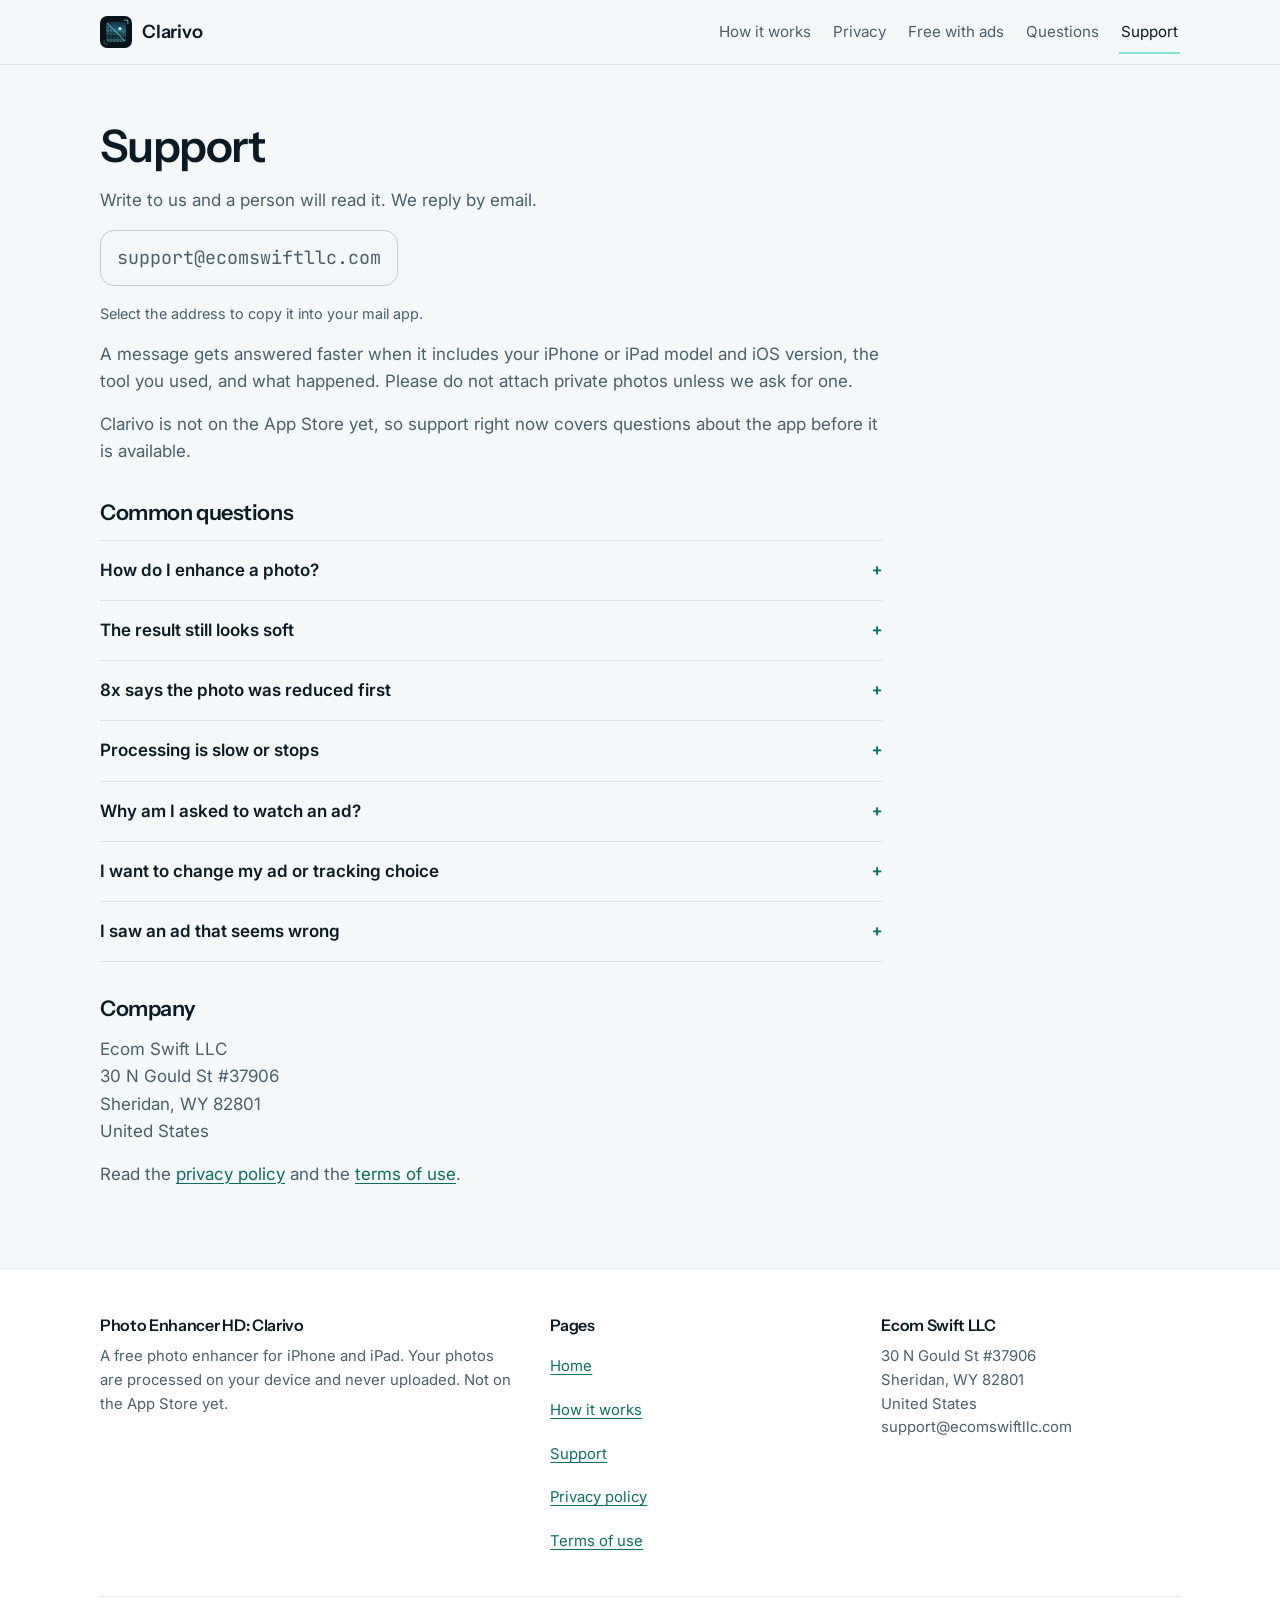
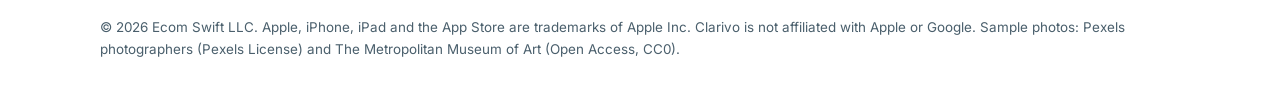
<file: website/clarivo/support/index.html>
<!doctype html>
<html lang="en">
<head>
<meta charset="utf-8">
<meta name="viewport" content="width=device-width, initial-scale=1, viewport-fit=cover">
<title>Support | Photo Enhancer HD: Clarivo</title>
<meta name="description" content="Get help with Clarivo: contact details and answers about enhancing photos, upscaling limits, ads and privacy.">
<link rel="canonical" href="https://ecomswiftllc.github.io/clarivo/support/">
<meta name="theme-color" content="#081219">
<link rel="icon" href="../assets/favicon.svg" type="image/svg+xml">
<link rel="icon" href="../assets/favicon-32.png" type="image/png" sizes="32x32">
<link rel="apple-touch-icon" href="../assets/apple-touch-icon.png">
<meta property="og:type" content="website">
<meta property="og:site_name" content="Photo Enhancer HD: Clarivo">
<meta property="og:title" content="Support | Photo Enhancer HD: Clarivo">
<meta property="og:description" content="Get help with Clarivo: contact details and answers about enhancing photos, upscaling limits, ads and privacy.">
<meta property="og:url" content="https://ecomswiftllc.github.io/clarivo/support/">
<meta property="og:image" content="https://ecomswiftllc.github.io/clarivo/assets/og-image.png">
<meta property="og:image:width" content="1200">
<meta property="og:image:height" content="630">
<meta property="og:image:alt" content="The Clarivo app icon and the name Clarivo, Photo Enhancer HD, next to three sample photos">
<meta name="twitter:card" content="summary_large_image">
<meta name="twitter:image" content="https://ecomswiftllc.github.io/clarivo/assets/og-image.png">
<link rel="preconnect" href="https://fonts.googleapis.com"><link rel="preconnect" href="https://fonts.gstatic.com" crossorigin><link rel="stylesheet" href="https://fonts.googleapis.com/css2?family=Instrument+Sans:wght@500;600&family=Inter:wght@400;500;600&family=JetBrains+Mono:wght@500&display=swap">
<link rel="stylesheet" href="../assets/site.css">
</head>
<body>
<a class="skip" href="#main">Skip to content</a>
<header class="site-header">
  <div class="wrap">
    <a class="brand" href="../"><img src="../assets/clarivo-mark.svg" alt="" width="32" height="32">Clarivo</a>
    <nav class="nav" aria-label="Main">
      <a href="../how-it-works/">How it works</a>
      <a href="../#private">Privacy</a>
      <a href="../#free">Free with ads</a>
      <a href="../#faq">Questions</a>
      <a href="../support/" aria-current="page">Support</a>
    </nav>
  </div>
</header>

<main id="main">
  <div class="page">
    <div class="wrap">
      <div class="doc">
        <h1>Support</h1>
        <p>Write to us and a person will read it. We reply by email.</p>
        <p class="contact-line">support@ecomswiftllc.com</p>
        <p class="small">Select the address to copy it into your mail app.</p>
        <p>A message gets answered faster when it includes your iPhone or iPad model and iOS version, the tool you used, and what happened. Please do not attach private photos unless we ask for one.</p>
        <p>Clarivo is not on the App Store yet, so support right now covers questions about the app before it is available.</p>
        <h2>Common questions</h2>
        <div>
          <details><summary>How do I enhance a photo?</summary><div class="answer"><ol><li>On Home, tap a tool, then choose a photo from Photos or Files, or try a sample.</li><li>Pick the settings, such as 4x for Upscale, and wait for the preview.</li><li>Compare with the before and after view.</li><li>Tap Save to Photos, Save to Files or Share.</li></ol></div></details>
          <details><summary>The result still looks soft</summary><div class="answer"><p>Try Unblur for shake, then Sharpen with a higher strength. Very heavy blur, or a photo that was out of focus, can only improve a little: detail the camera never captured cannot be brought back. Starting from the original file, not a screenshot or a message attachment, gives the best result.</p></div></details>
          <details><summary>8x says the photo was reduced first</summary><div class="answer"><p>To keep your device responsive, results are limited to 8192 pixels on the long side and 48 megapixels. A large photo is reduced before the 8x pass so the result fits. Use 4x if you want to keep the original size as the starting point.</p></div></details>
          <details><summary>Processing is slow or stops</summary><div class="answer"><p>AI upscaling is heavy work, especially at 8x on older devices. Keep the app open until it finishes. If the device runs low on memory, Clarivo stops safely and tells you; try a smaller size or close other apps.</p></div></details>
          <details><summary>Why am I asked to watch an ad?</summary><div class="answer"><p>Ads pay for Clarivo. Before you save or share, the app offers a short video; a batch needs one ad, and saves in the next 2 minutes need none. If no ad is available, saving goes ahead for free.</p></div></details>
          <details><summary>I want to change my ad or tracking choice</summary><div class="answer"><p>Open Settings in the app and use Privacy choices where it appears. You can also change tracking in iOS Settings under Privacy and Security, then Tracking.</p></div></details>
          <details><summary>I saw an ad that seems wrong</summary><div class="answer"><p>Write to us with roughly when you saw it and what it showed. A screenshot helps. We block ad categories and advertisers through Google AdMob where we can.</p></div></details>
        </div>
        <h2>Company</h2>
        <p>Ecom Swift LLC<br>30 N Gould St #37906<br>Sheridan, WY 82801<br>United States</p>
        <p>Read the <a href="../privacy/">privacy policy</a> and the <a href="../terms/">terms of use</a>.</p>
      </div>
    </div>
  </div>
</main>
<footer class="site-footer">
  <div class="wrap">
    <div>
      <h2>Photo Enhancer HD: Clarivo</h2>
      <p>A free photo enhancer for iPhone and iPad. Your photos are processed on your device and never uploaded. Not on the App Store yet.</p>
    </div>
    <nav aria-label="Footer">
      <h2>Pages</h2>
      <ul>
        <li><a href="../">Home</a></li>
        <li><a href="../how-it-works/">How it works</a></li>
        <li><a href="../support/">Support</a></li>
        <li><a href="../privacy/">Privacy policy</a></li>
        <li><a href="../terms/">Terms of use</a></li>
      </ul>
    </nav>
    <div>
      <h2>Ecom Swift LLC</h2>
      <p>30 N Gould St #37906<br>Sheridan, WY 82801<br>United States</p>
      <p class="email">support@ecomswiftllc.com</p>
    </div>
    <p class="legalline">&copy; 2026 Ecom Swift LLC. Apple, iPhone, iPad and the App Store are trademarks of Apple Inc. Clarivo is not affiliated with Apple or Google. Sample photos: Pexels photographers (Pexels License) and The Metropolitan Museum of Art (Open Access, CC0).</p>
  </div>
</footer>
<script>
document.querySelectorAll('.compare input[type=range]').forEach(function (r) {
  var box = r.closest('.compare');
  function set() { box.style.setProperty('--pos', r.value + '%'); }
  r.addEventListener('input', set); set();
});
</script>
</body>
</html>
</file>
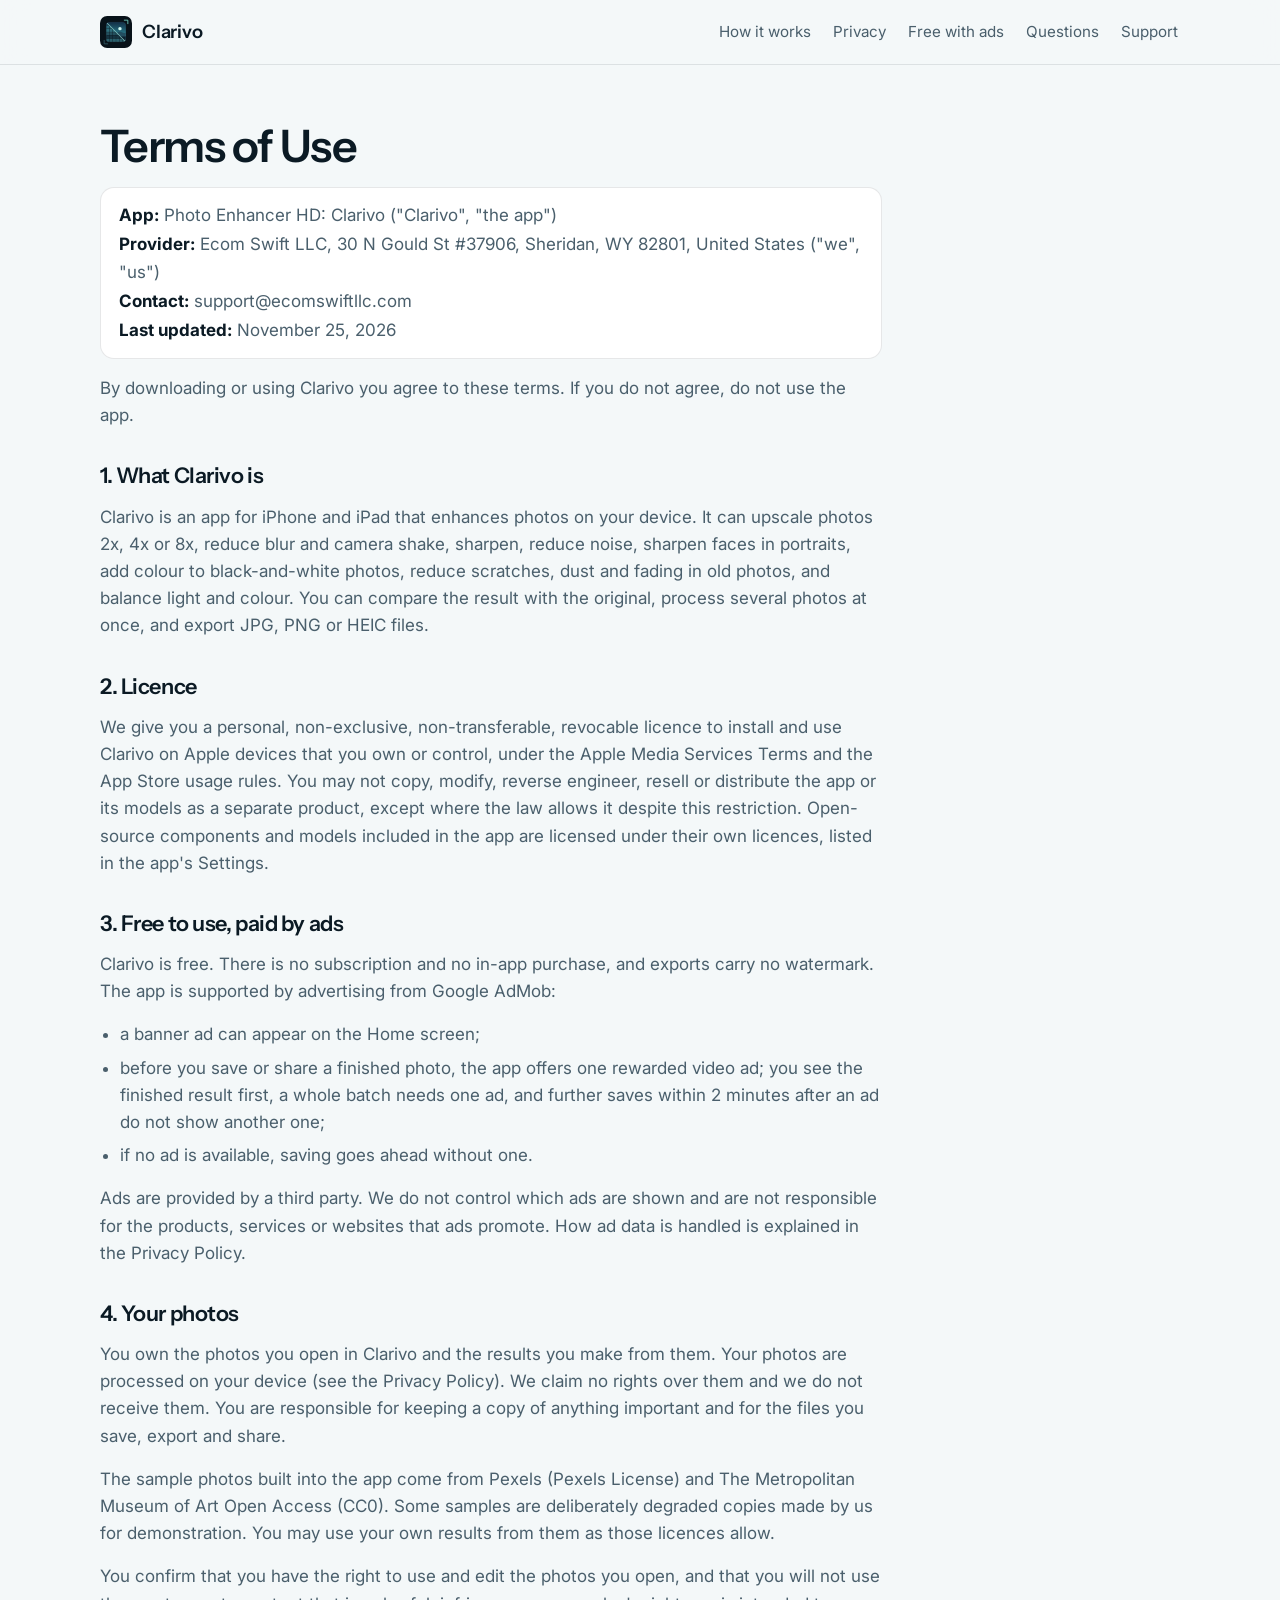
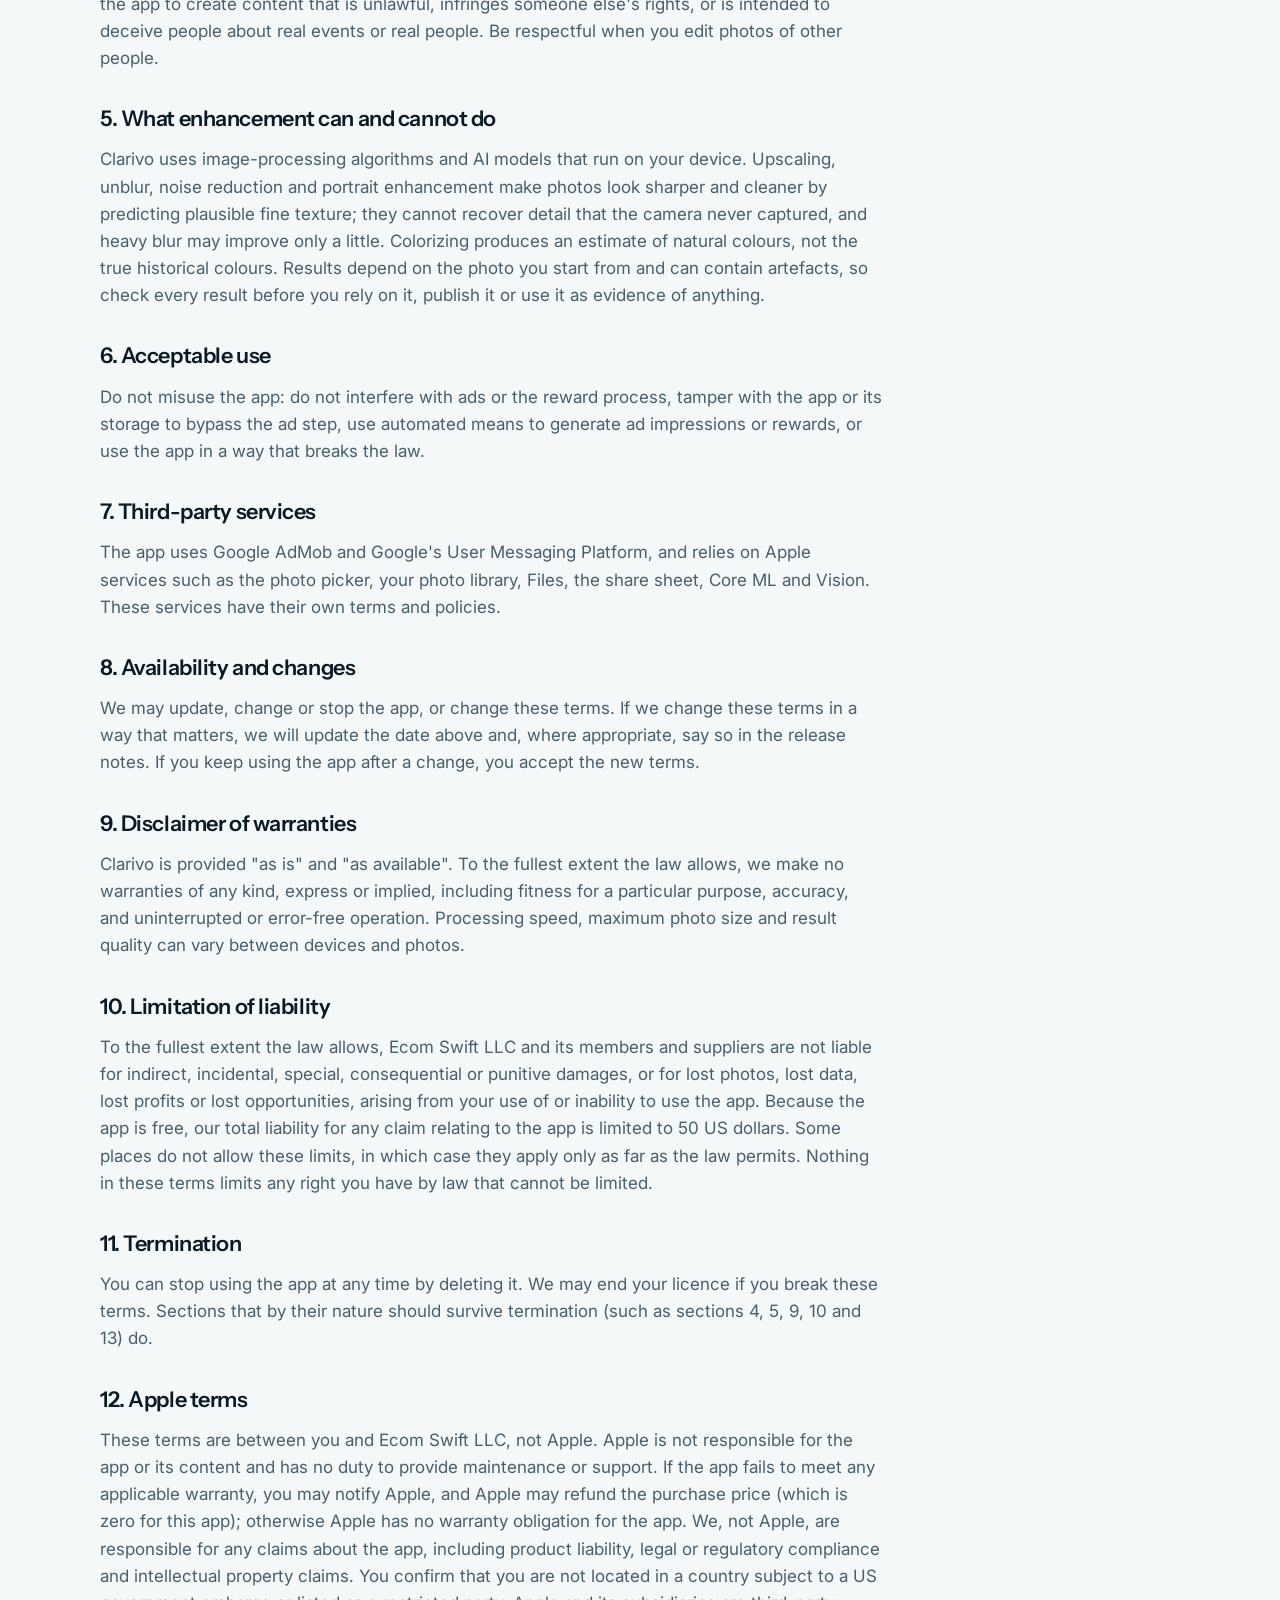
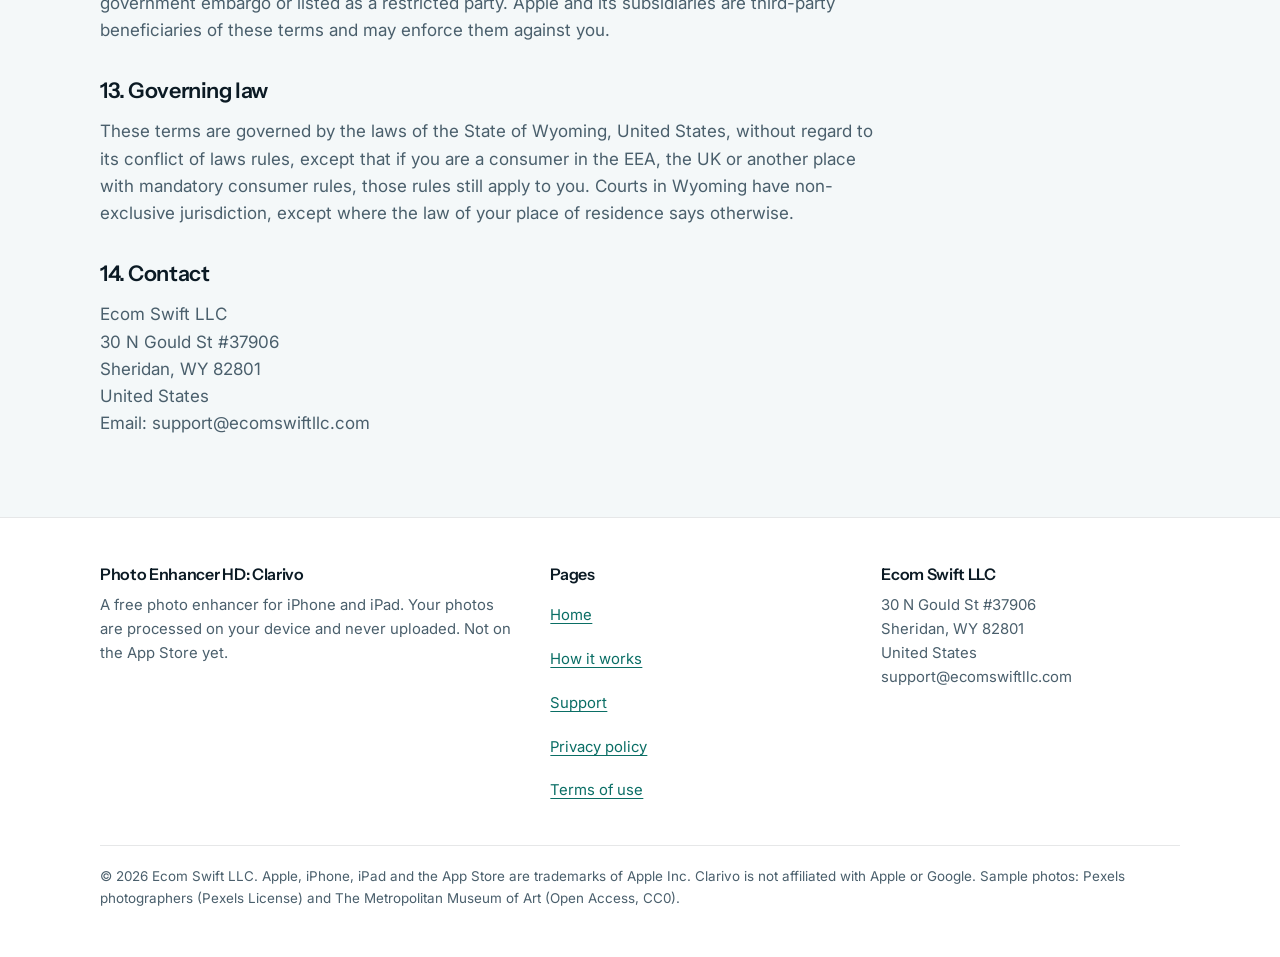
<file: website/clarivo/terms/index.html>
<!doctype html>
<html lang="en">
<head>
<meta charset="utf-8">
<meta name="viewport" content="width=device-width, initial-scale=1, viewport-fit=cover">
<title>Terms of Use | Photo Enhancer HD: Clarivo</title>
<meta name="description" content="The terms for using Photo Enhancer HD: Clarivo, a free photo enhancer supported by ads.">
<link rel="canonical" href="https://ecomswiftllc.github.io/clarivo/terms/">
<meta name="theme-color" content="#081219">
<link rel="icon" href="../assets/favicon.svg" type="image/svg+xml">
<link rel="icon" href="../assets/favicon-32.png" type="image/png" sizes="32x32">
<link rel="apple-touch-icon" href="../assets/apple-touch-icon.png">
<meta property="og:type" content="website">
<meta property="og:site_name" content="Photo Enhancer HD: Clarivo">
<meta property="og:title" content="Terms of Use | Photo Enhancer HD: Clarivo">
<meta property="og:description" content="The terms for using Photo Enhancer HD: Clarivo, a free photo enhancer supported by ads.">
<meta property="og:url" content="https://ecomswiftllc.github.io/clarivo/terms/">
<meta property="og:image" content="https://ecomswiftllc.github.io/clarivo/assets/og-image.png">
<meta property="og:image:width" content="1200">
<meta property="og:image:height" content="630">
<meta property="og:image:alt" content="The Clarivo app icon and the name Clarivo, Photo Enhancer HD, next to three sample photos">
<meta name="twitter:card" content="summary_large_image">
<meta name="twitter:image" content="https://ecomswiftllc.github.io/clarivo/assets/og-image.png">
<link rel="preconnect" href="https://fonts.googleapis.com"><link rel="preconnect" href="https://fonts.gstatic.com" crossorigin><link rel="stylesheet" href="https://fonts.googleapis.com/css2?family=Instrument+Sans:wght@500;600&family=Inter:wght@400;500;600&family=JetBrains+Mono:wght@500&display=swap">
<link rel="stylesheet" href="../assets/site.css">
</head>
<body>
<a class="skip" href="#main">Skip to content</a>
<header class="site-header">
  <div class="wrap">
    <a class="brand" href="../"><img src="../assets/clarivo-mark.svg" alt="" width="32" height="32">Clarivo</a>
    <nav class="nav" aria-label="Main">
      <a href="../how-it-works/">How it works</a>
      <a href="../#private">Privacy</a>
      <a href="../#free">Free with ads</a>
      <a href="../#faq">Questions</a>
      <a href="../support/">Support</a>
    </nav>
  </div>
</header>

<main id="main">
  <div class="page">
    <div class="wrap">
      <article class="doc">
<h1>Terms of Use</h1>
<div class="meta">
<p><strong>App:</strong> Photo Enhancer HD: Clarivo ("Clarivo", "the app")</p>
<p><strong>Provider:</strong> Ecom Swift LLC, 30 N Gould St #37906, Sheridan, WY 82801, United States ("we", "us")</p>
<p><strong>Contact:</strong> <span class="email">support@ecomswiftllc.com</span></p>
<p><strong>Last updated:</strong> November 25, 2026</p>
</div>
<p>By downloading or using Clarivo you agree to these terms. If you do not agree, do not use the app.</p>
<h2>1. What Clarivo is</h2>
<p>Clarivo is an app for iPhone and iPad that enhances photos on your device. It can upscale photos 2x, 4x or 8x, reduce blur and camera shake, sharpen, reduce noise, sharpen faces in portraits, add colour to black-and-white photos, reduce scratches, dust and fading in old photos, and balance light and colour. You can compare the result with the original, process several photos at once, and export JPG, PNG or HEIC files.</p>
<h2>2. Licence</h2>
<p>We give you a personal, non-exclusive, non-transferable, revocable licence to install and use Clarivo on Apple devices that you own or control, under the Apple Media Services Terms and the App Store usage rules. You may not copy, modify, reverse engineer, resell or distribute the app or its models as a separate product, except where the law allows it despite this restriction. Open-source components and models included in the app are licensed under their own licences, listed in the app's Settings.</p>
<h2>3. Free to use, paid by ads</h2>
<p>Clarivo is free. There is no subscription and no in-app purchase, and exports carry no watermark. The app is supported by advertising from Google AdMob:</p>
<ul><li>a banner ad can appear on the Home screen;</li><li>before you save or share a finished photo, the app offers one rewarded video ad; you see the finished result first, a whole batch needs one ad, and further saves within 2 minutes after an ad do not show another one;</li><li>if no ad is available, saving goes ahead without one.</li></ul>
<p>Ads are provided by a third party. We do not control which ads are shown and are not responsible for the products, services or websites that ads promote. How ad data is handled is explained in the Privacy Policy.</p>
<h2>4. Your photos</h2>
<p>You own the photos you open in Clarivo and the results you make from them. Your photos are processed on your device (see the Privacy Policy). We claim no rights over them and we do not receive them. You are responsible for keeping a copy of anything important and for the files you save, export and share.</p>
<p>The sample photos built into the app come from Pexels (Pexels License) and The Metropolitan Museum of Art Open Access (CC0). Some samples are deliberately degraded copies made by us for demonstration. You may use your own results from them as those licences allow.</p>
<p>You confirm that you have the right to use and edit the photos you open, and that you will not use the app to create content that is unlawful, infringes someone else's rights, or is intended to deceive people about real events or real people. Be respectful when you edit photos of other people.</p>
<h2>5. What enhancement can and cannot do</h2>
<p>Clarivo uses image-processing algorithms and AI models that run on your device. Upscaling, unblur, noise reduction and portrait enhancement make photos look sharper and cleaner by predicting plausible fine texture; they cannot recover detail that the camera never captured, and heavy blur may improve only a little. Colorizing produces an estimate of natural colours, not the true historical colours. Results depend on the photo you start from and can contain artefacts, so check every result before you rely on it, publish it or use it as evidence of anything.</p>
<h2>6. Acceptable use</h2>
<p>Do not misuse the app: do not interfere with ads or the reward process, tamper with the app or its storage to bypass the ad step, use automated means to generate ad impressions or rewards, or use the app in a way that breaks the law.</p>
<h2>7. Third-party services</h2>
<p>The app uses Google AdMob and Google's User Messaging Platform, and relies on Apple services such as the photo picker, your photo library, Files, the share sheet, Core ML and Vision. These services have their own terms and policies.</p>
<h2>8. Availability and changes</h2>
<p>We may update, change or stop the app, or change these terms. If we change these terms in a way that matters, we will update the date above and, where appropriate, say so in the release notes. If you keep using the app after a change, you accept the new terms.</p>
<h2>9. Disclaimer of warranties</h2>
<p>Clarivo is provided "as is" and "as available". To the fullest extent the law allows, we make no warranties of any kind, express or implied, including fitness for a particular purpose, accuracy, and uninterrupted or error-free operation. Processing speed, maximum photo size and result quality can vary between devices and photos.</p>
<h2>10. Limitation of liability</h2>
<p>To the fullest extent the law allows, Ecom Swift LLC and its members and suppliers are not liable for indirect, incidental, special, consequential or punitive damages, or for lost photos, lost data, lost profits or lost opportunities, arising from your use of or inability to use the app. Because the app is free, our total liability for any claim relating to the app is limited to 50 US dollars. Some places do not allow these limits, in which case they apply only as far as the law permits. Nothing in these terms limits any right you have by law that cannot be limited.</p>
<h2>11. Termination</h2>
<p>You can stop using the app at any time by deleting it. We may end your licence if you break these terms. Sections that by their nature should survive termination (such as sections 4, 5, 9, 10 and 13) do.</p>
<h2>12. Apple terms</h2>
<p>These terms are between you and Ecom Swift LLC, not Apple. Apple is not responsible for the app or its content and has no duty to provide maintenance or support. If the app fails to meet any applicable warranty, you may notify Apple, and Apple may refund the purchase price (which is zero for this app); otherwise Apple has no warranty obligation for the app. We, not Apple, are responsible for any claims about the app, including product liability, legal or regulatory compliance and intellectual property claims. You confirm that you are not located in a country subject to a US government embargo or listed as a restricted party. Apple and its subsidiaries are third-party beneficiaries of these terms and may enforce them against you.</p>
<h2>13. Governing law</h2>
<p>These terms are governed by the laws of the State of Wyoming, United States, without regard to its conflict of laws rules, except that if you are a consumer in the EEA, the UK or another place with mandatory consumer rules, those rules still apply to you. Courts in Wyoming have non-exclusive jurisdiction, except where the law of your place of residence says otherwise.</p>
<h2>14. Contact</h2>
<p>Ecom Swift LLC<br>30 N Gould St #37906<br>Sheridan, WY 82801<br>United States<br>Email: <span class="email">support@ecomswiftllc.com</span></p>
      </article>
    </div>
  </div>
</main>
<footer class="site-footer">
  <div class="wrap">
    <div>
      <h2>Photo Enhancer HD: Clarivo</h2>
      <p>A free photo enhancer for iPhone and iPad. Your photos are processed on your device and never uploaded. Not on the App Store yet.</p>
    </div>
    <nav aria-label="Footer">
      <h2>Pages</h2>
      <ul>
        <li><a href="../">Home</a></li>
        <li><a href="../how-it-works/">How it works</a></li>
        <li><a href="../support/">Support</a></li>
        <li><a href="../privacy/">Privacy policy</a></li>
        <li><a href="../terms/">Terms of use</a></li>
      </ul>
    </nav>
    <div>
      <h2>Ecom Swift LLC</h2>
      <p>30 N Gould St #37906<br>Sheridan, WY 82801<br>United States</p>
      <p class="email">support@ecomswiftllc.com</p>
    </div>
    <p class="legalline">&copy; 2026 Ecom Swift LLC. Apple, iPhone, iPad and the App Store are trademarks of Apple Inc. Clarivo is not affiliated with Apple or Google. Sample photos: Pexels photographers (Pexels License) and The Metropolitan Museum of Art (Open Access, CC0).</p>
  </div>
</footer>
<script>
document.querySelectorAll('.compare input[type=range]').forEach(function (r) {
  var box = r.closest('.compare');
  function set() { box.style.setProperty('--pos', r.value + '%'); }
  r.addEventListener('input', set); set();
});
</script>
</body>
</html>
</file>
<file: website/clarivo/assets/site.css>
/* Clarivo site. Dark first: cool blue ink with one glacier accent (docs/DESIGN.md). Layout: one 1120px column,
   a split hero (copy left, real sample right), quiet sections separated by surface changes, no card grid. */
:root {
  --ink: #081219; --deep: #0F1C26; --raised: #172836;
  --line: rgba(255,255,255,.09); --line-strong: rgba(255,255,255,.16);
  --pearl: #EEF5F7; --mist: #9DB3BF; --faint: #6B8494;
  --accent: #7FE6D7; --accent-deep: #47C9BA; --on-accent: #04201D; --accent-text: #7FE6D7;
  --warn: #F4C56A;
  --display: "Instrument Sans", "Segoe UI", system-ui, -apple-system, sans-serif;
  --body: "Inter", system-ui, -apple-system, "Segoe UI", sans-serif;
  --mono: "JetBrains Mono", ui-monospace, "SF Mono", Menlo, Consolas, monospace;
  --r-chip: 10px; --r-control: 14px; --r-tile: 18px; --r-panel: 24px;
  color-scheme: dark;
}
@media (prefers-color-scheme: light) {
  :root:not([data-theme="dark"]) {
    --ink: #F4F8F9; --deep: #FFFFFF; --raised: #E7EFF2;
    --line: rgba(11,26,36,.10); --line-strong: rgba(11,26,36,.20);
    --pearl: #0B1A24; --mist: #4A5F6C; --faint: #5E7480; --accent-text: #0A6E65;
    color-scheme: light;
  }
}
:root[data-theme="light"] {
  --ink: #F4F8F9; --deep: #FFFFFF; --raised: #E7EFF2;
  --line: rgba(11,26,36,.10); --line-strong: rgba(11,26,36,.20);
  --pearl: #0B1A24; --mist: #4A5F6C; --faint: #5E7480; --accent-text: #0A6E65;
  color-scheme: light;
}

*, *::before, *::after { box-sizing: border-box; }
html { -webkit-text-size-adjust: 100%; }
body { margin: 0; background: var(--ink); color: var(--pearl); font: 17px/1.6 var(--body); }
img { max-width: 100%; height: auto; display: block; }
a { color: var(--accent-text); text-underline-offset: 3px; }
a:hover { text-decoration-thickness: 2px; }
:focus-visible { outline: 2px solid var(--accent); outline-offset: 3px; border-radius: 4px; }
h1, h2, h3 { font-family: var(--display); font-weight: 600; letter-spacing: -0.02em; line-height: 1.12; text-wrap: balance; margin: 0; }
h1 { font-size: clamp(2.4rem, 5.6vw, 4.2rem); letter-spacing: -0.035em; }
h2 { font-size: clamp(1.6rem, 3vw, 2.2rem); }
h3 { font-size: 1.15rem; letter-spacing: -0.01em; }
p { margin: 0; }
.wrap { max-width: 1120px; margin: 0 auto; padding-left: max(20px, env(safe-area-inset-left, 0px)); padding-right: max(20px, env(safe-area-inset-right, 0px)); }
.skip { position: absolute; left: -999px; top: 8px; background: var(--accent); color: var(--on-accent); padding: 8px 14px; border-radius: 8px; z-index: 20; }
.skip:focus { left: 12px; }
.small { font-size: .9rem; color: var(--mist); }
.readout { font-family: var(--mono); font-size: .82rem; font-variant-numeric: tabular-nums; letter-spacing: 0; }

/* header */
.site-header { position: sticky; top: env(safe-area-inset-top, 0px); z-index: 10; background: color-mix(in srgb, var(--ink) 88%, transparent); backdrop-filter: blur(14px); -webkit-backdrop-filter: blur(14px); border-bottom: 1px solid var(--line); }
body::before { content: ""; position: fixed; inset: 0 0 auto; height: env(safe-area-inset-top, 0px); z-index: 10; background: var(--ink); }
.site-header .wrap { display: flex; align-items: center; justify-content: space-between; gap: 16px; min-height: 64px; flex-wrap: wrap; }
.brand { display: inline-flex; align-items: center; gap: 10px; color: var(--pearl); text-decoration: none; font-family: var(--display); font-weight: 600; font-size: 1.15rem; letter-spacing: -0.01em; }
.brand img { width: 32px; height: 32px; }
.nav { display: flex; gap: 4px 18px; flex-wrap: wrap; }
.nav a { color: var(--mist); text-decoration: none; font-size: .95rem; padding: 10px 2px; }
.nav a:hover, .nav a[aria-current="page"] { color: var(--pearl); }
.nav a[aria-current="page"] { box-shadow: inset 0 -2px 0 var(--accent); }

/* hero */
.hero .wrap { display: grid; grid-template-columns: minmax(0, 1.05fr) minmax(0, 1fr); gap: 56px; align-items: center; padding-block: 72px 80px; }
.hero .lede { font-size: 1.2rem; color: var(--mist); margin-top: 22px; max-width: 34em; }
.status { display: inline-flex; align-items: center; gap: 10px; margin-top: 30px; padding: 10px 16px; border: 1px solid var(--line-strong); border-radius: var(--r-control); font-weight: 500; }
.status::before { content: ""; width: 8px; height: 8px; border-radius: 50%; background: var(--warn); }
.hero-note { margin-top: 12px; }
.privacy-line { margin-top: 26px; display: flex; gap: 10px; align-items: flex-start; color: var(--pearl); font-weight: 500; }
.privacy-line svg { flex: none; margin-top: 4px; }

/* the specimen: a real low-resolution sample shown at its true pixels */
.specimen { position: relative; margin: 0; }
.specimen .frame { position: relative; border-radius: var(--r-panel); overflow: hidden; border: 1px solid var(--line-strong); background: var(--deep); }
.specimen .frame img { width: 100%; aspect-ratio: 4 / 5; object-fit: cover; image-rendering: pixelated; }
.specimen .corner { position: absolute; width: 44px; height: 44px; border: 3px solid var(--accent-text); border-left: 0; border-bottom: 0; top: -14px; right: -14px; border-top-right-radius: 4px; }
.specimen figcaption { display: flex; justify-content: space-between; gap: 12px; flex-wrap: wrap; margin-top: 14px; color: var(--mist); font-size: .92rem; }
.chip { display: inline-block; padding: 3px 10px; border-radius: var(--r-chip); background: var(--raised); color: var(--pearl); }

/* compare slider (rendered only when real app outputs exist) */
.compare { position: relative; border-radius: var(--r-panel); overflow: hidden; border: 1px solid var(--line-strong); touch-action: pan-y; user-select: none; }
.compare img { width: 100%; }
.compare .after { position: absolute; inset: 0; clip-path: inset(0 0 0 var(--pos, 50%)); }
.compare .after img { height: 100%; object-fit: cover; }
.compare .handle { position: absolute; top: 0; bottom: 0; left: var(--pos, 50%); width: 2px; background: var(--pearl); transform: translateX(-1px); }
.compare .handle::after { content: ""; position: absolute; top: 50%; left: 50%; width: 28px; height: 28px; margin: -14px; border-radius: 50%; background: rgba(8,18,25,.7); border: 2px solid #CFF7F1; }
.compare input[type=range] { position: absolute; inset: 0; width: 100%; height: 100%; opacity: 0; cursor: ew-resize; margin: 0; }
.compare .tag { position: absolute; top: 12px; padding: 3px 10px; border-radius: var(--r-chip); background: rgba(8,18,25,.66); color: #EEF5F7; font-size: .8rem; }
.compare .tag.b { left: 12px; } .compare .tag.a { right: 12px; }

/* sections */
.section { border-top: 1px solid var(--line); }
.section .wrap { padding-block: 72px; display: grid; grid-template-columns: minmax(0, 1fr) minmax(0, 1.7fr); gap: 40px; }
.section.band { background: var(--deep); }
.section-body { display: grid; gap: 18px; min-width: 0; max-width: 44em; }
.section-body > p { color: var(--mist); }
.tools { display: grid; grid-template-columns: repeat(2, minmax(0, 1fr)); gap: 28px 32px; margin: 0; }
.tools div { min-width: 0; padding-top: 14px; border-top: 1px solid var(--line-strong); }
.tools dt { font-family: var(--display); font-weight: 600; font-size: 1.08rem; display: flex; justify-content: space-between; gap: 8px; }
.tools dt .readout { color: var(--accent-text); }
.tools dd { margin: 6px 0 0; color: var(--mist); font-size: .97rem; }
.checks { list-style: none; padding: 0; margin: 0; display: grid; gap: 10px; }
.checks li { position: relative; padding-left: 28px; }
.checks li::before { content: ""; position: absolute; left: 2px; top: .55em; width: 12px; height: 7px; border-left: 2px solid var(--accent-text); border-bottom: 2px solid var(--accent-text); transform: rotate(-45deg); }
.split { display: grid; grid-template-columns: repeat(2, minmax(0, 1fr)); gap: 24px; }
.split ul { padding-left: 1.1em; margin: 8px 0 0; color: var(--mist); }

/* sample strip */
.samples { list-style: none; padding: 0; margin: 28px 0 0; display: grid; grid-template-columns: repeat(5, minmax(0, 1fr)); gap: 14px; }
.samples figure { margin: 0; }
.samples img { width: 100%; aspect-ratio: 4 / 5; object-fit: cover; border-radius: var(--r-tile); border: 1px solid var(--line); }
.samples figcaption { margin-top: 8px; font-size: .88rem; color: var(--mist); line-height: 1.4; }
.samples figcaption strong { display: block; color: var(--pearl); font-weight: 600; }

/* steps (how it works: a real sequence) */
.steps { list-style: none; counter-reset: s; padding: 0; margin: 0; display: grid; gap: 22px; }
.steps li { counter-increment: s; display: grid; grid-template-columns: 44px minmax(0, 1fr); gap: 14px; align-items: start; }
.steps li::before { content: counter(s); font-family: var(--mono); font-size: .9rem; width: 36px; height: 36px; border-radius: 50%; border: 1px solid var(--line-strong); display: grid; place-items: center; color: var(--accent-text); }
.steps h3 { margin-bottom: 4px; }
.steps p { color: var(--mist); }

.tool-rows { display: grid; gap: 40px; }
.tool-row { display: grid; grid-template-columns: minmax(0, 260px) minmax(0, 1fr); gap: 28px; align-items: start; }
.tool-row img { border-radius: var(--r-tile); border: 1px solid var(--line); width: 100%; aspect-ratio: 4 / 5; object-fit: cover; }
.tool-row .pix { image-rendering: pixelated; }
.tool-row h3 { margin-bottom: 8px; }
.tool-row p { color: var(--mist); }
.tool-row .limit { margin-top: 10px; padding-left: 12px; border-left: 2px solid var(--warn); color: var(--pearl); font-size: .95rem; }
.source { margin-top: 8px; font-size: .85rem; color: var(--faint); }

/* faq */
details { border-top: 1px solid var(--line); padding: 16px 0; }
details:last-child { border-bottom: 1px solid var(--line); }
summary { cursor: pointer; font-weight: 600; list-style: none; display: flex; justify-content: space-between; gap: 16px; }
summary::-webkit-details-marker { display: none; }
summary::after { content: "+"; font-family: var(--mono); color: var(--accent-text); }
details[open] summary::after { content: "\2212"; }
.answer { margin-top: 10px; color: var(--mist); display: grid; gap: 10px; }
.answer ol, .answer ul { margin: 0; padding-left: 1.2em; }

/* documents */
.page .wrap { padding-block: 56px 80px; }
.doc { max-width: 46em; display: grid; gap: 16px; }
.doc h1 { font-size: clamp(2rem, 4.4vw, 2.8rem); }
.doc h2 { font-size: 1.35rem; margin-top: 18px; }
.doc p, .doc li { color: var(--mist); }
.doc strong { color: var(--pearl); }
.doc a { overflow-wrap: anywhere; }
.doc ul, .doc ol { margin: 0; padding-left: 1.2em; display: grid; gap: 6px; }
.doc .meta { display: grid; gap: 2px; padding: 14px 18px; border: 1px solid var(--line); border-radius: var(--r-control); background: var(--deep); }
.contact-line { font-family: var(--mono); font-size: 1.15rem; color: var(--pearl); user-select: all; padding: 12px 16px; border: 1px solid var(--line-strong); border-radius: var(--r-control); justify-self: start; max-width: 100%; overflow-wrap: anywhere; }
.email { user-select: all; overflow-wrap: anywhere; }

/* footer */
.site-footer { border-top: 1px solid var(--line); background: var(--deep); }
.site-footer .wrap { padding-block: 48px; display: grid; grid-template-columns: 1.4fr 1fr 1fr; gap: 32px; }
.site-footer h2 { font-size: 1rem; margin-bottom: 10px; }
.site-footer p, .site-footer li { color: var(--mist); font-size: .93rem; }
.site-footer ul { list-style: none; padding: 0; margin: 0; display: grid; gap: 0; }
.site-footer li a { display: inline-block; padding-block: 10px; }
.legalline { grid-column: 1 / -1; border-top: 1px solid var(--line); padding-top: 20px; font-size: .84rem !important; }

@media (max-width: 880px) {
  .hero .wrap, .section .wrap { grid-template-columns: minmax(0, 1fr); gap: 32px; }
  .hero .wrap { padding-block: 44px 56px; }
  .samples { grid-template-columns: repeat(2, minmax(0, 1fr)); }
  .site-footer .wrap { grid-template-columns: minmax(0, 1fr); }
}
@media (max-width: 560px) {
  body { font-size: 16px; }
  .tools, .split { grid-template-columns: minmax(0, 1fr); }
  .tool-row { grid-template-columns: minmax(0, 1fr); }
  .tool-row img { max-width: 280px; }
  .specimen .corner { right: -6px; top: -10px; }
}
@media (prefers-reduced-motion: reduce) { * { transition: none !important; animation: none !important; } }
</file>
